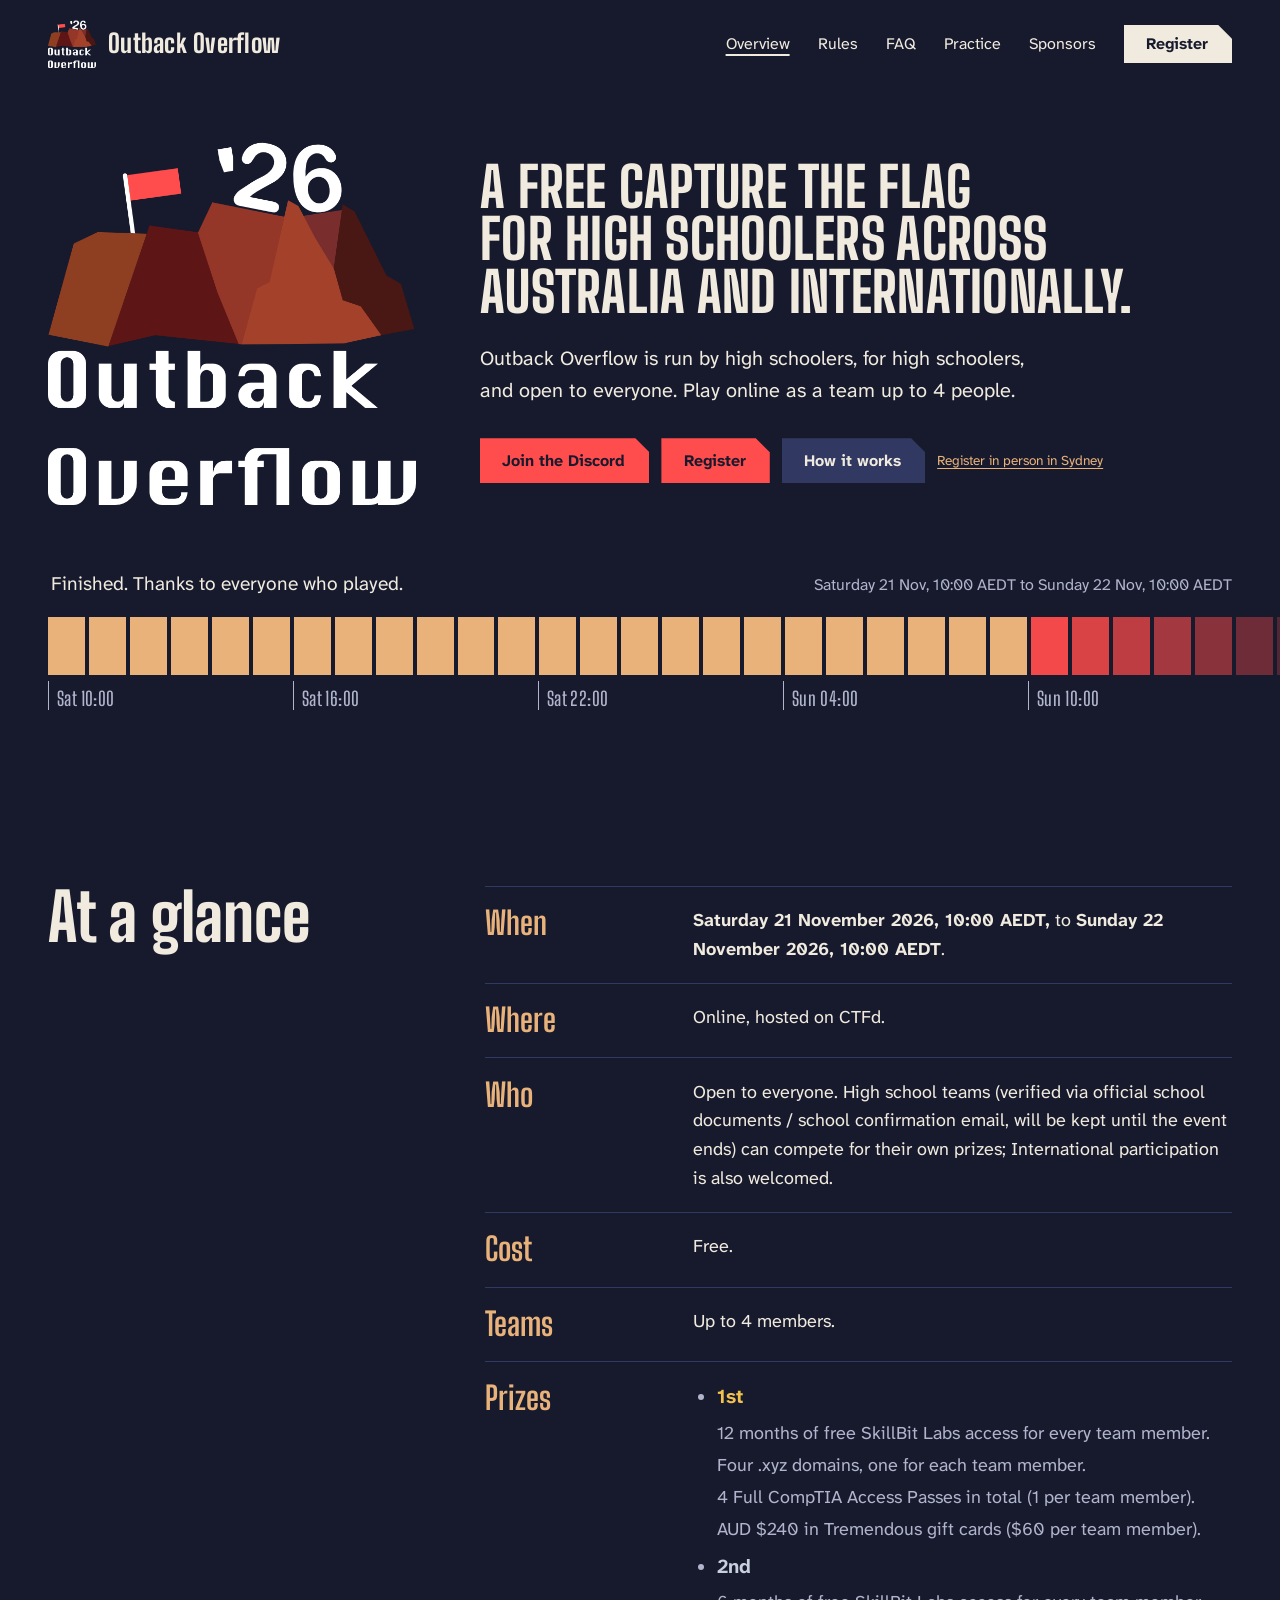
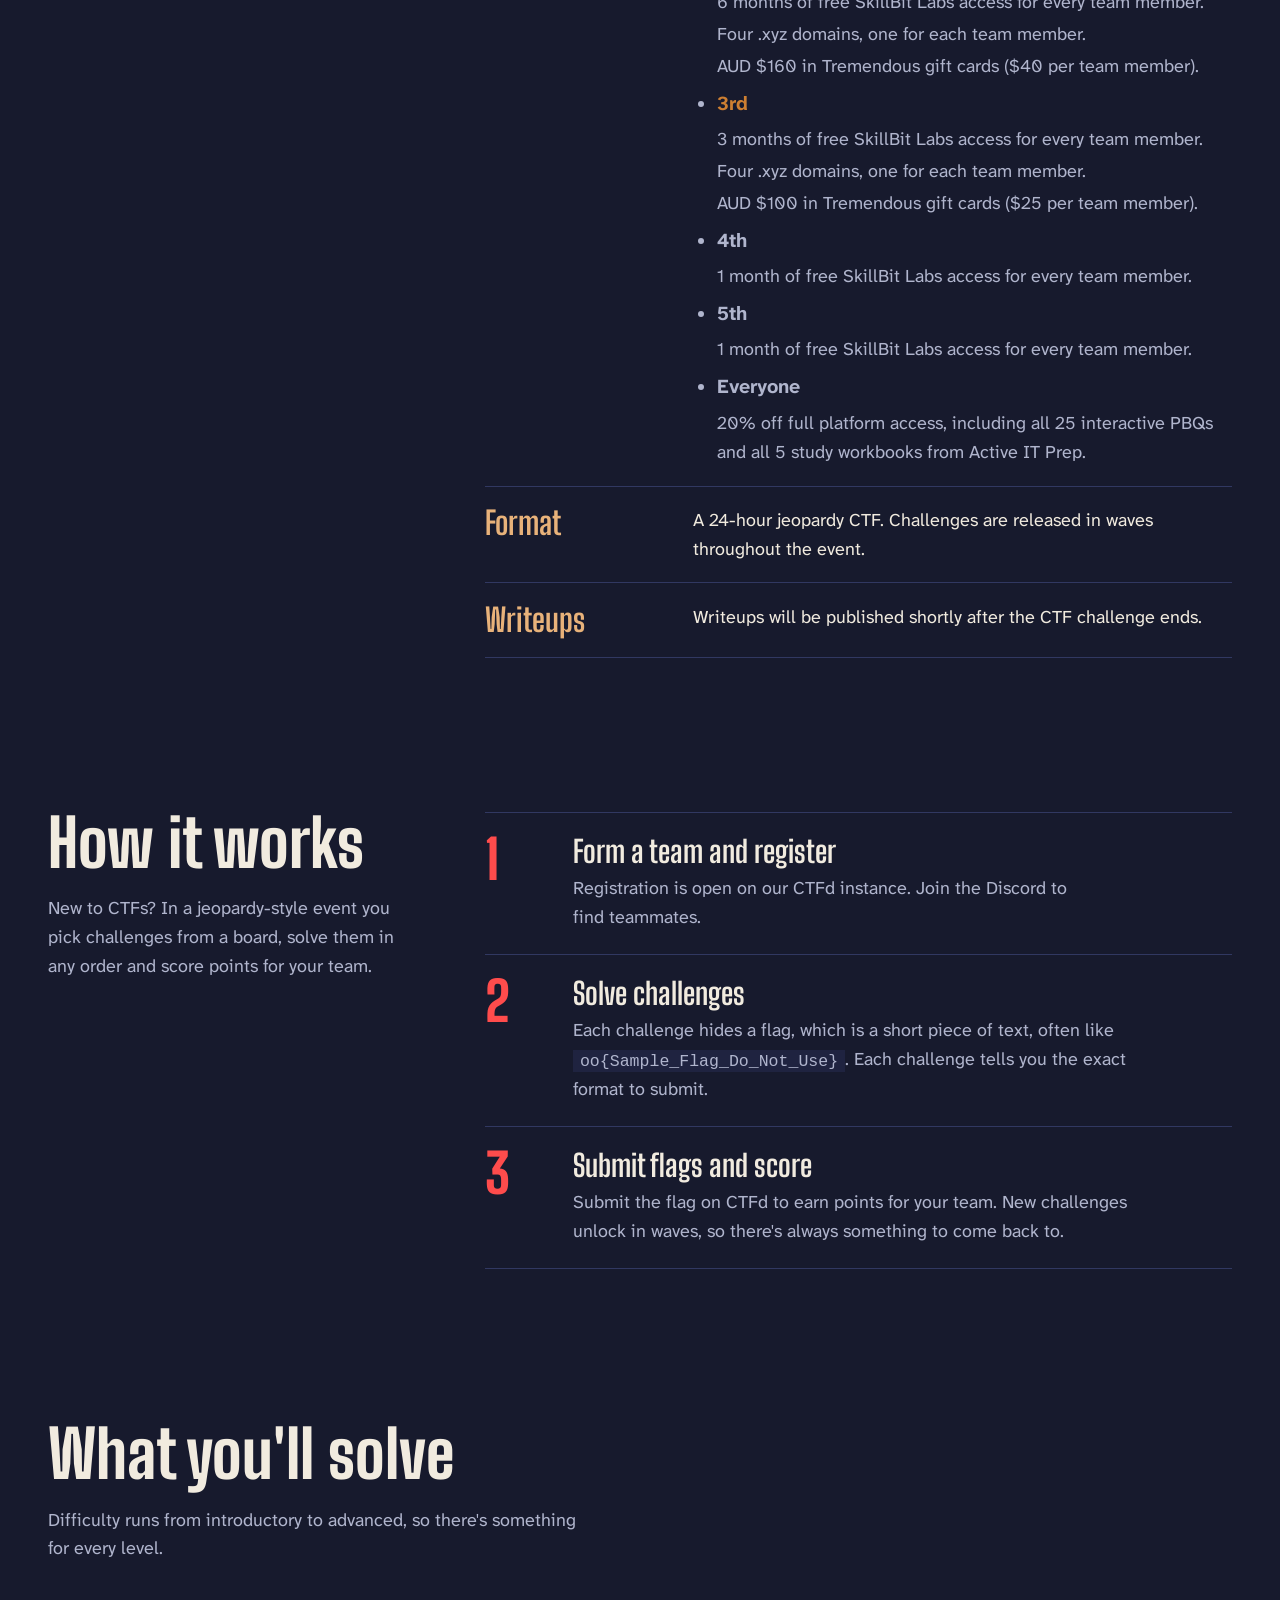
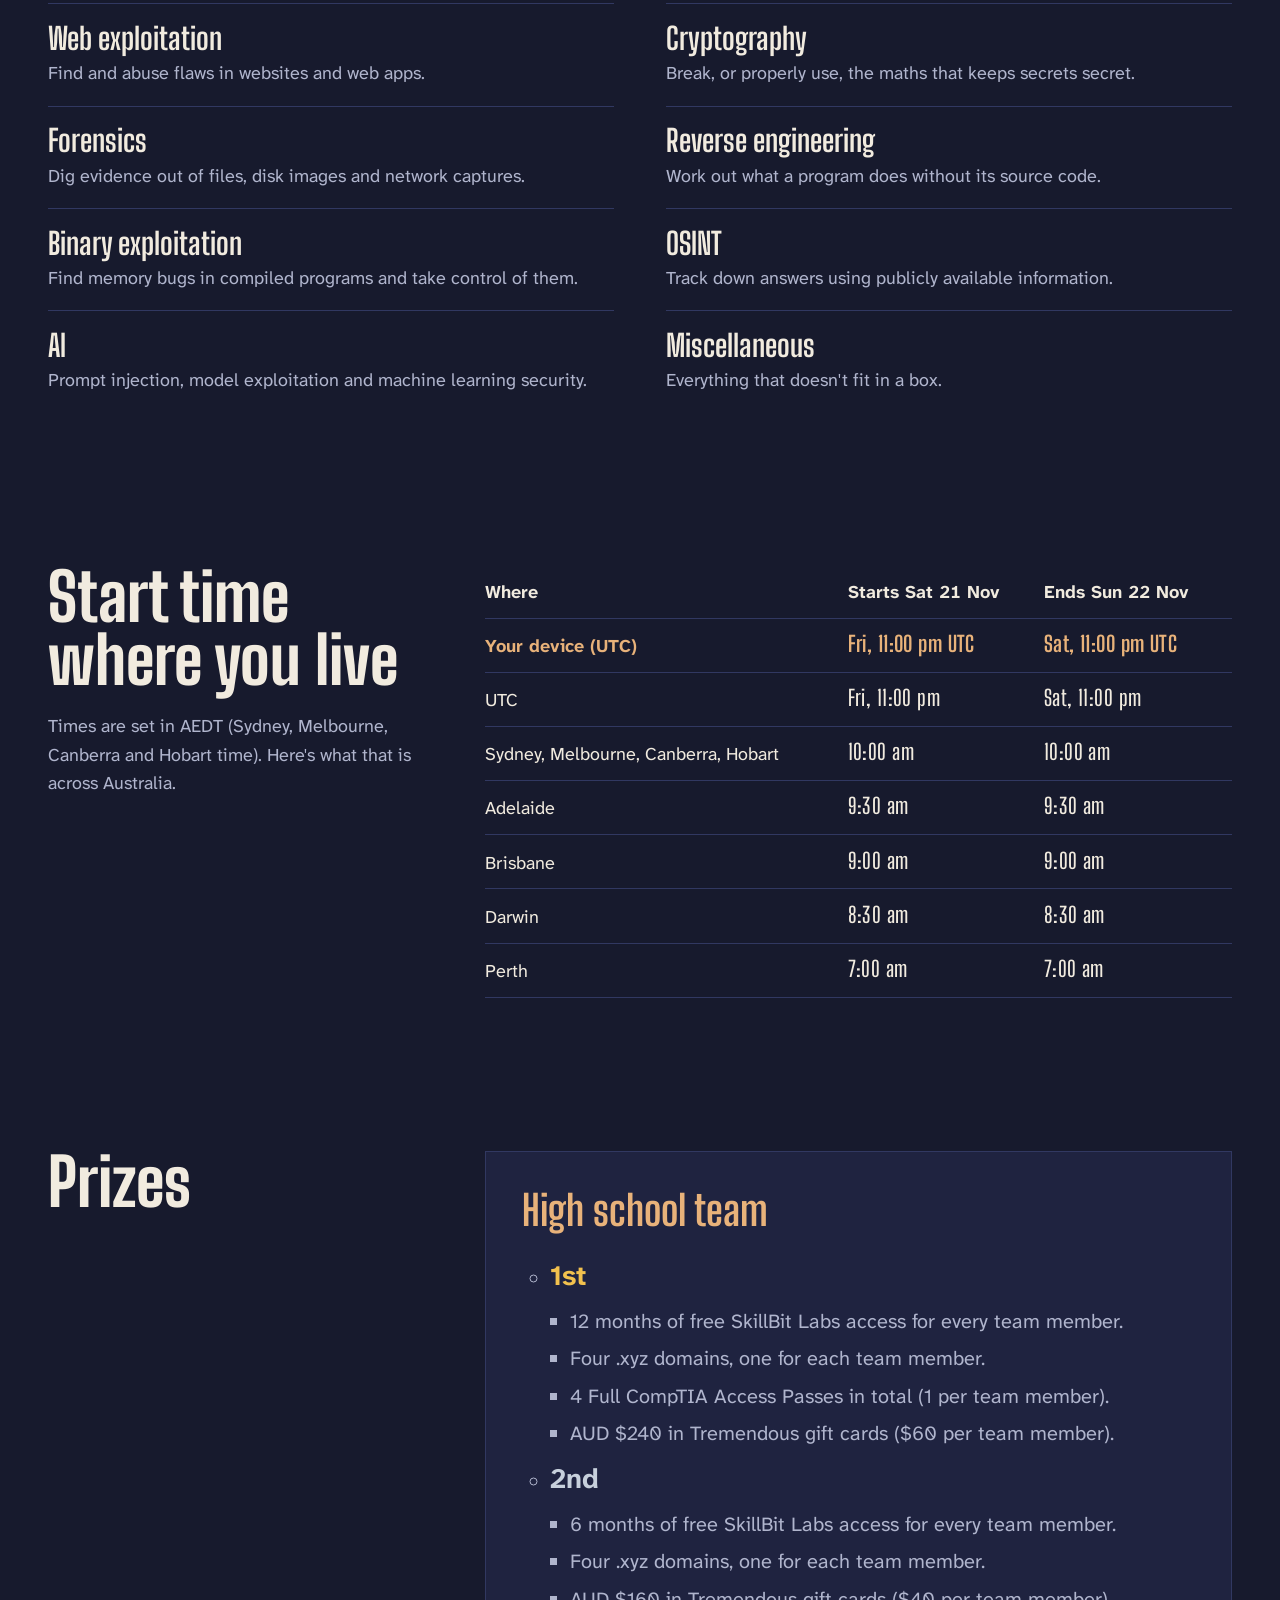
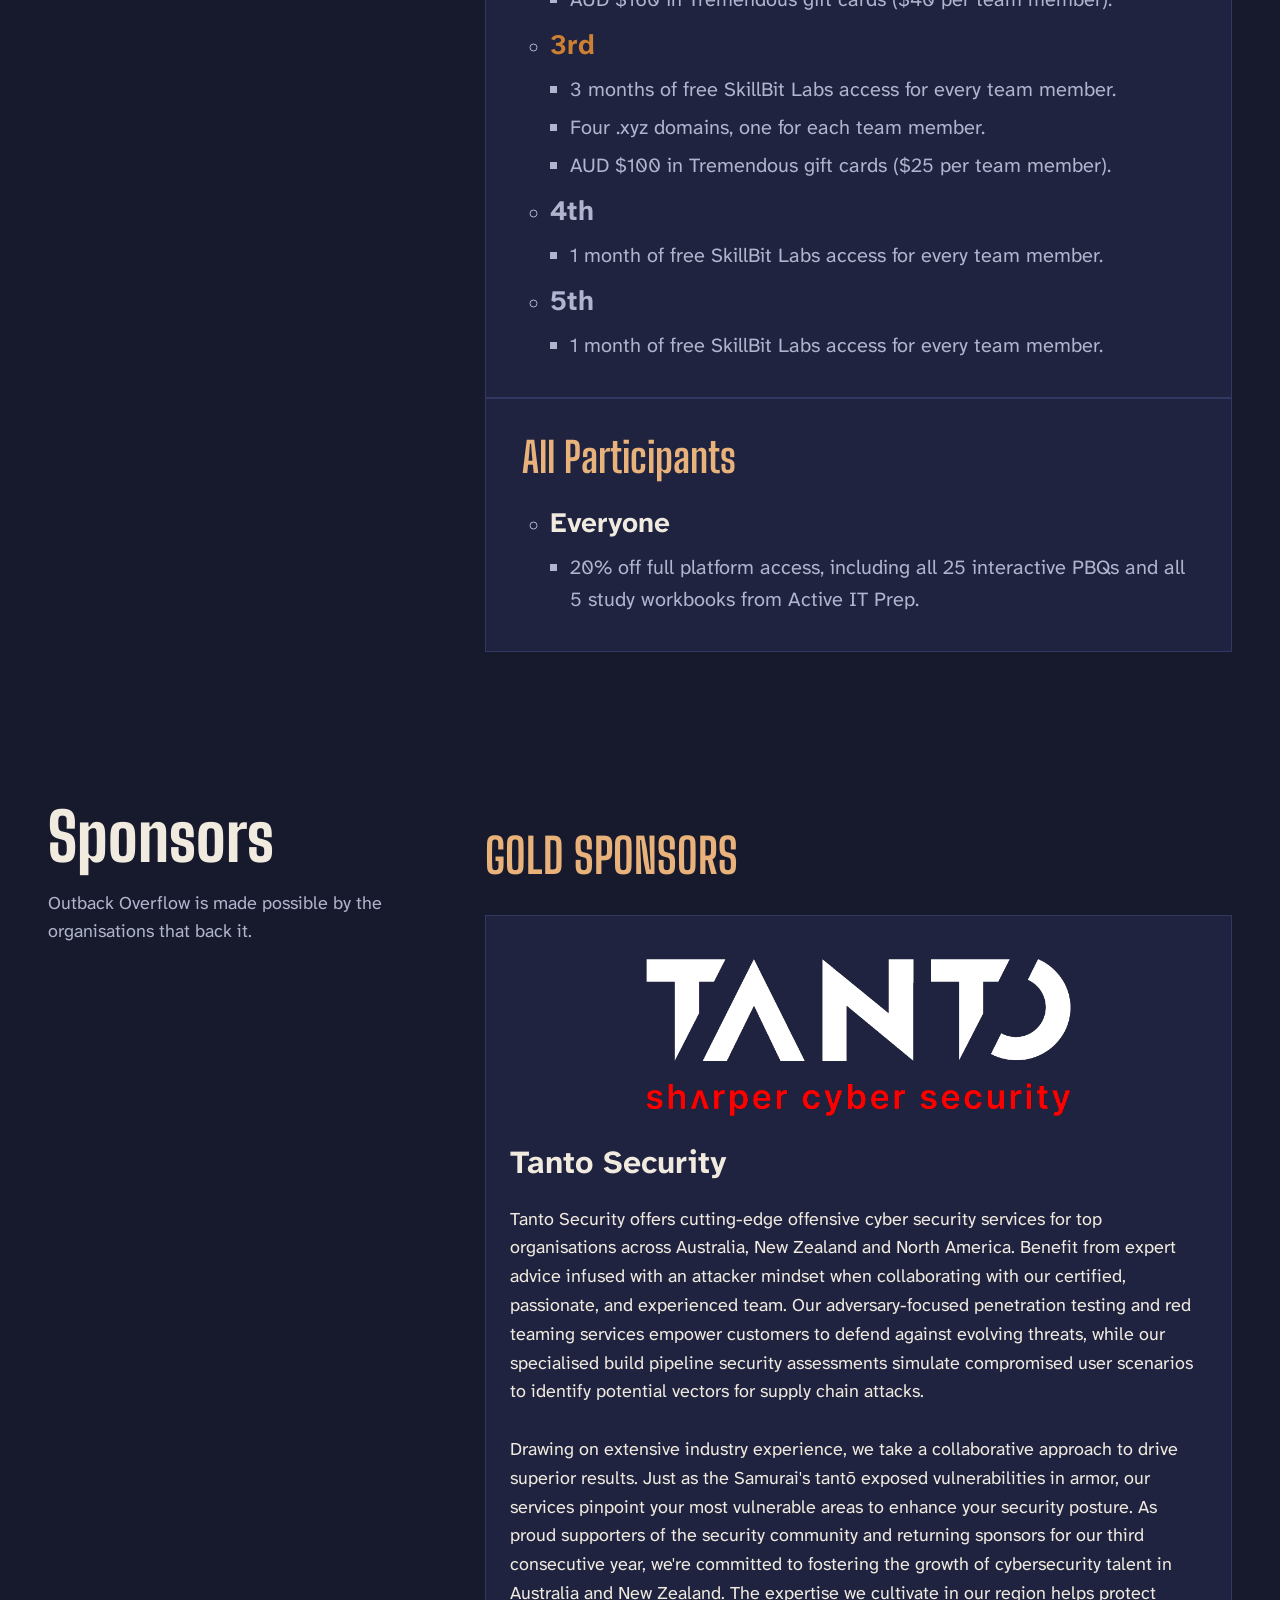
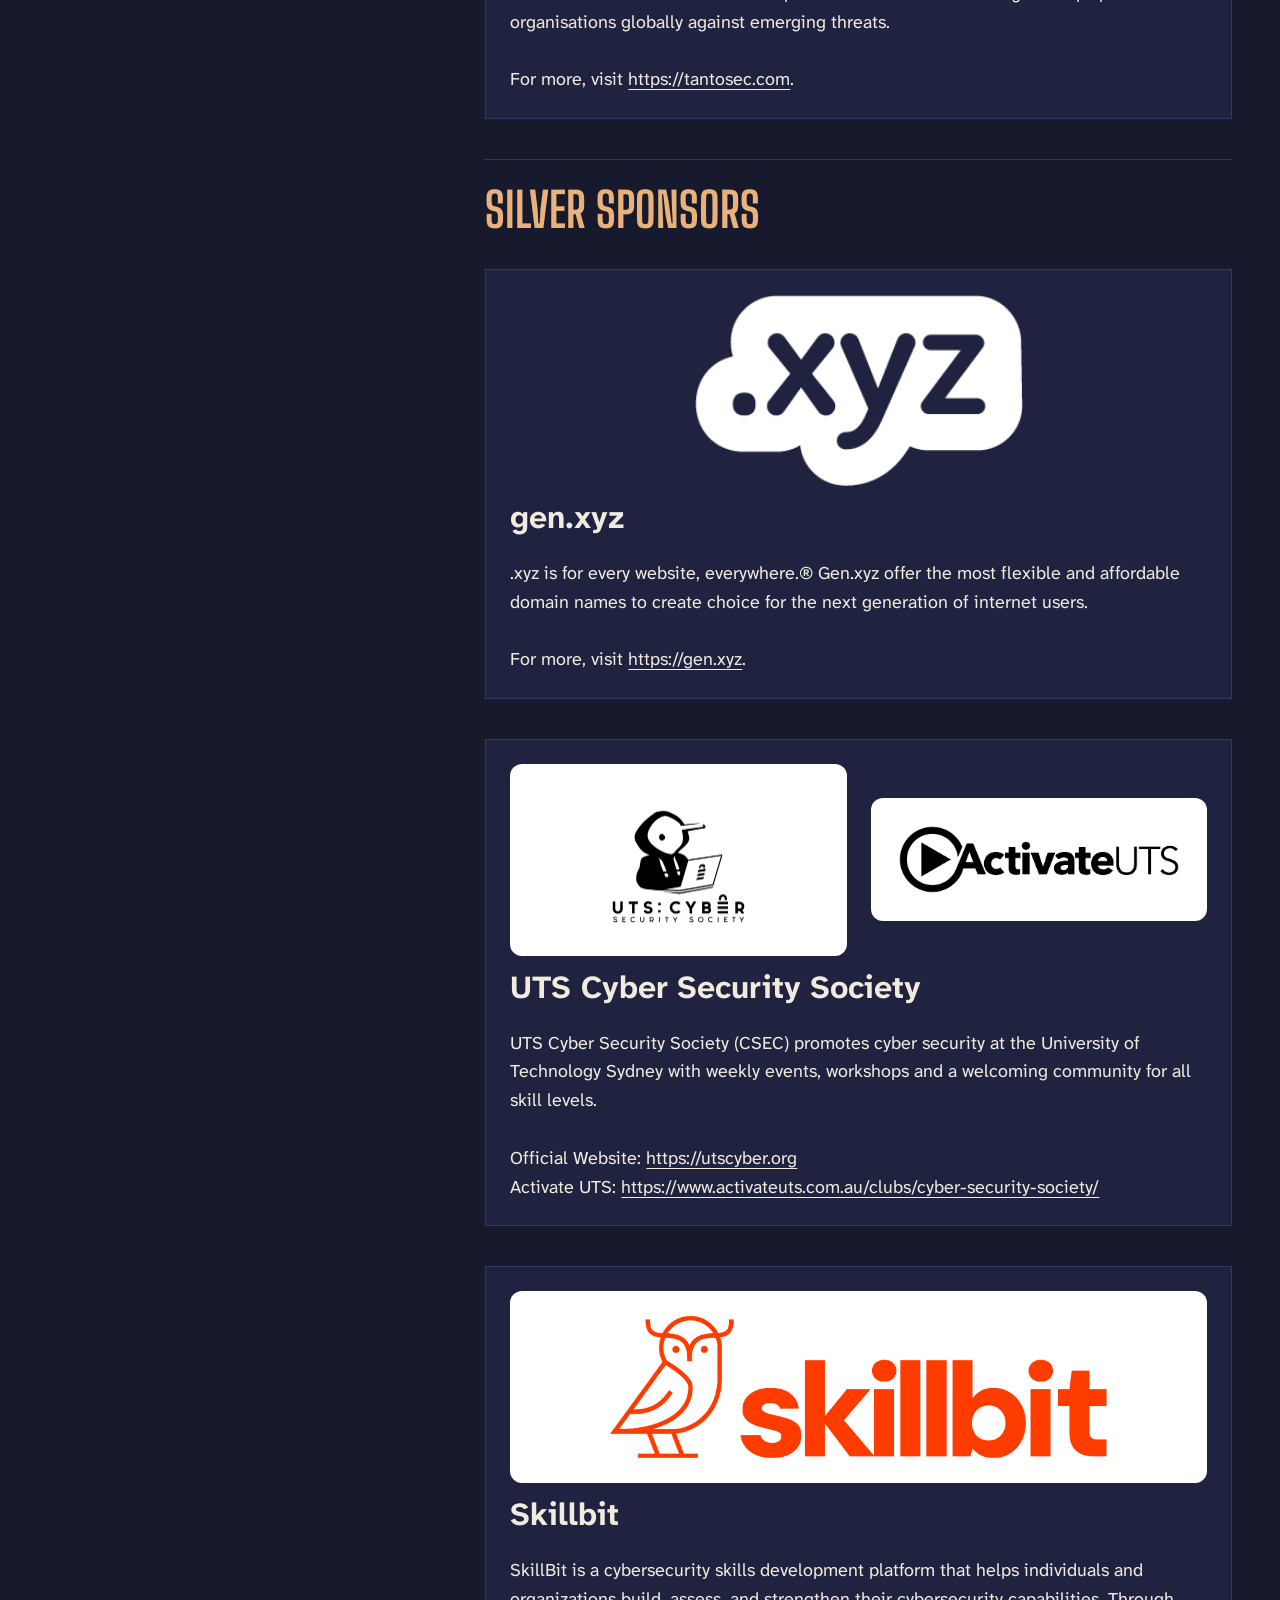
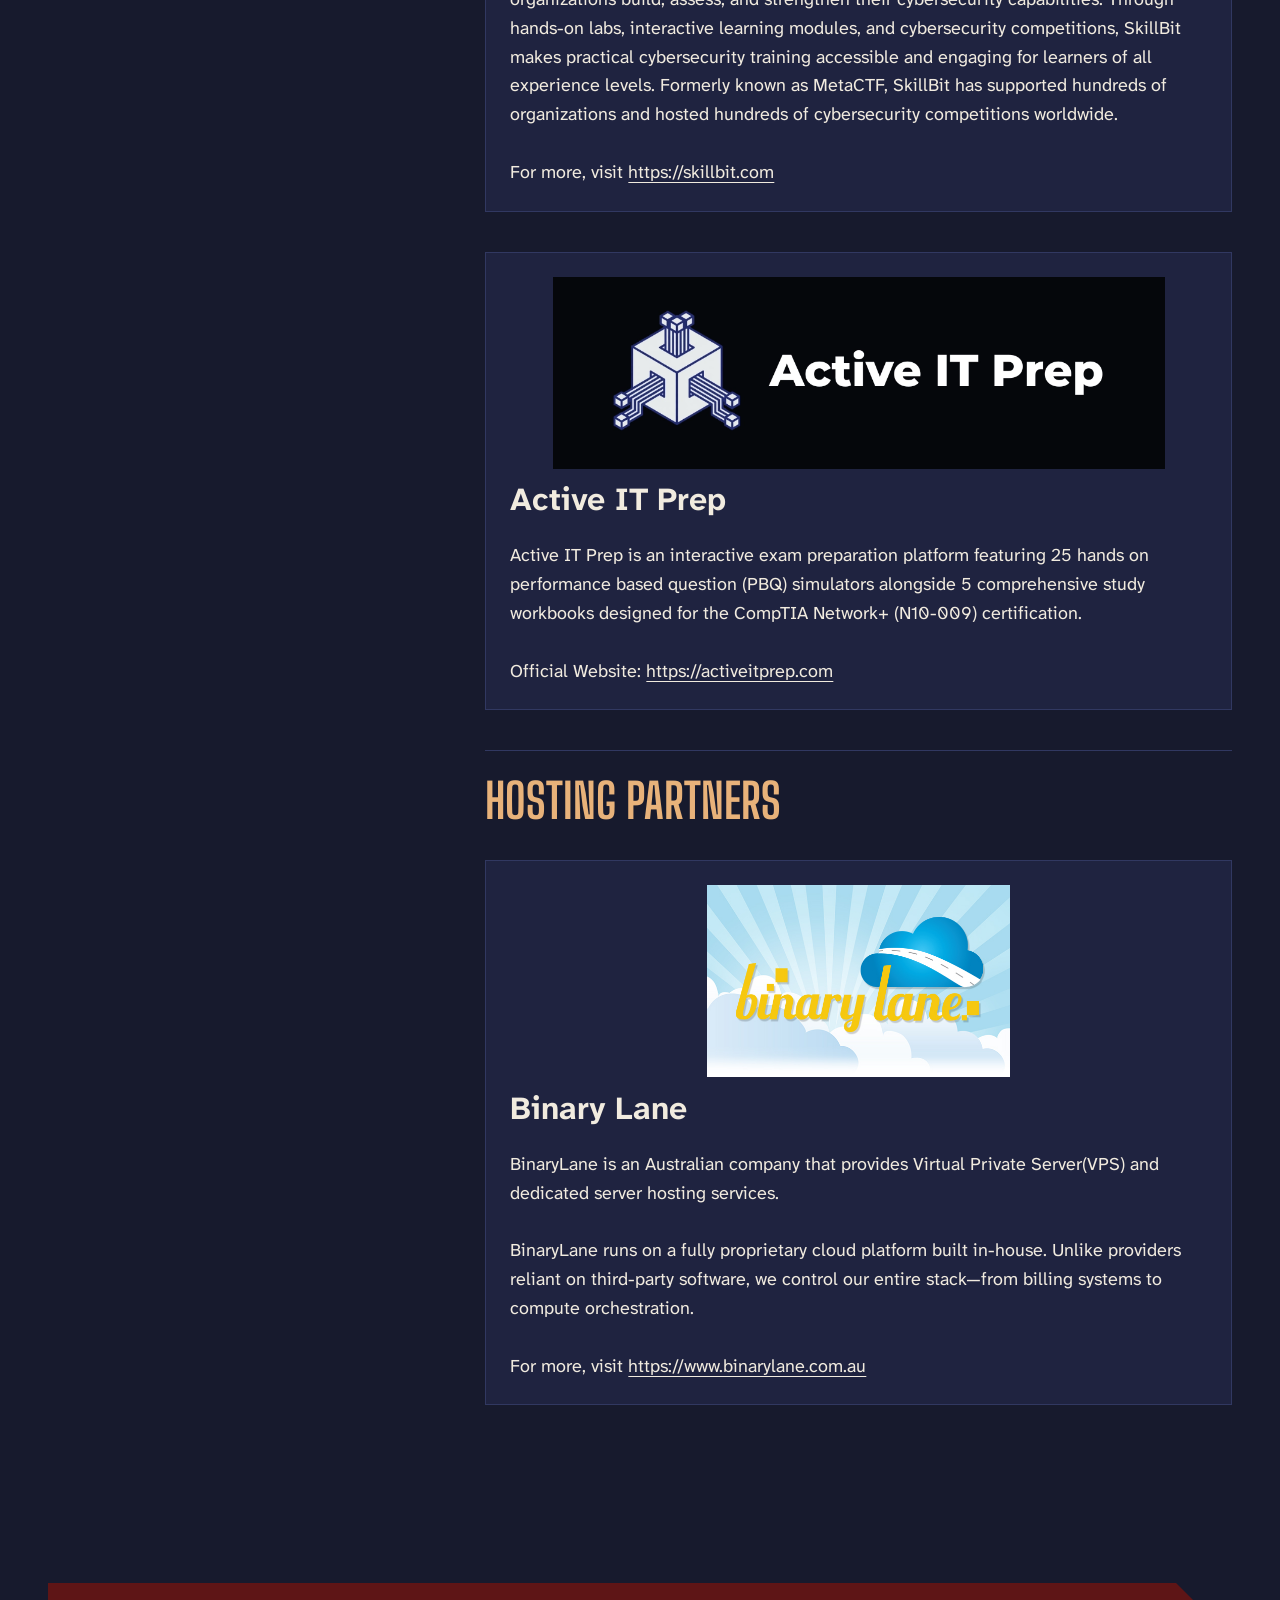
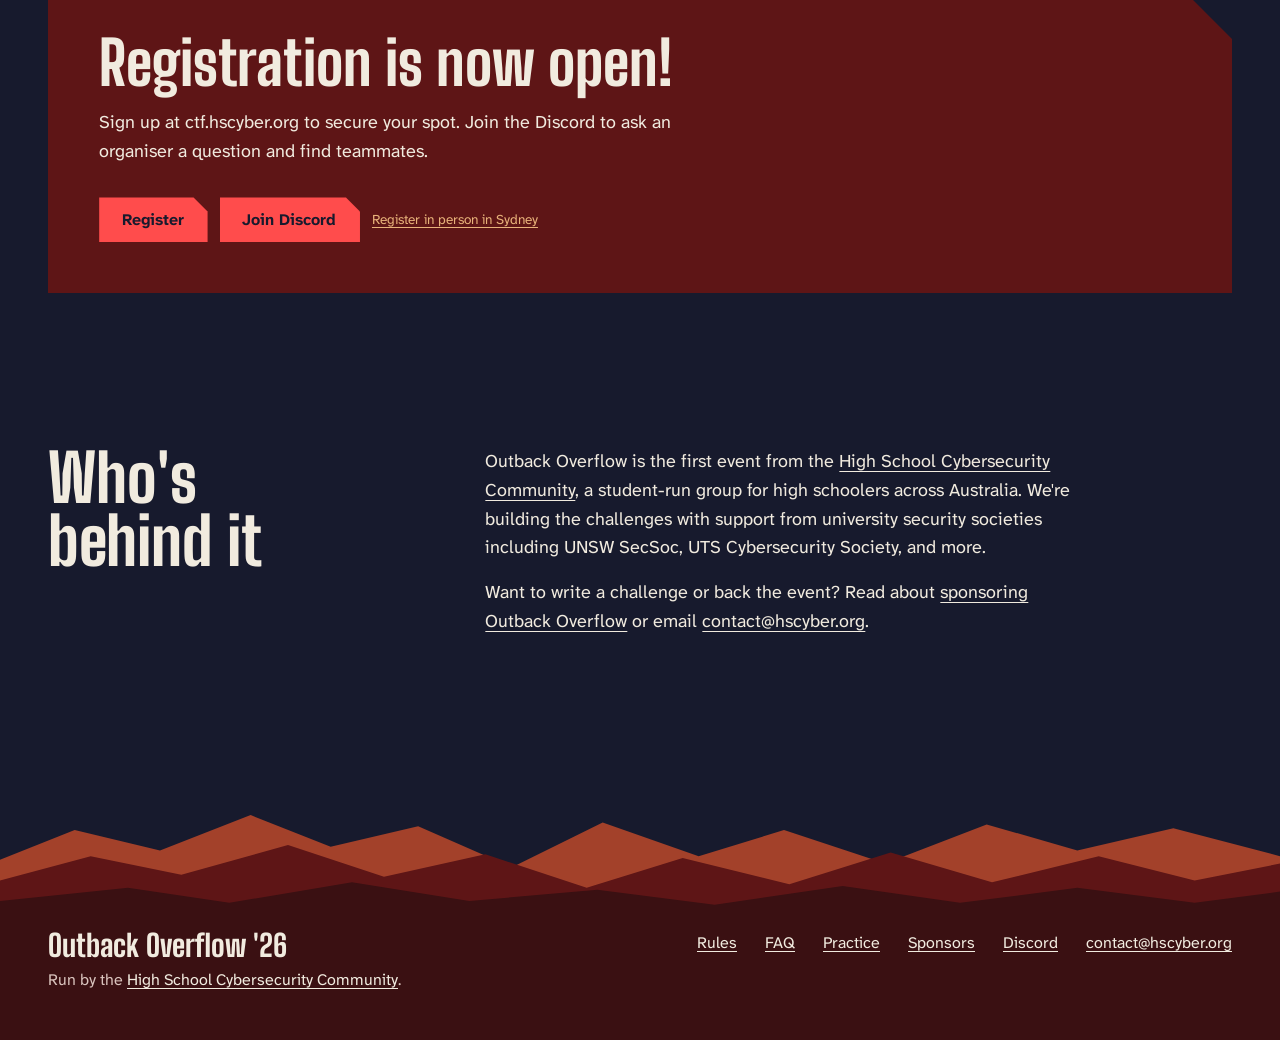
<file: index.html>
<!DOCTYPE html>
<html lang="en-AU">
<head>
  <meta charset="utf-8">
  <meta name="viewport" content="width=device-width, initial-scale=1">
  <meta name="uuid" content="4e355858-5756-3342-4f4a-57564b344435">
  <title>Outback Overflow '26: a free online CTF for Australian high schoolers</title>
  <meta name="description" content="A free, online, 24-hour capture the flag competition for high schoolers across Australia. 21–22 November 2026. Open to everyone, with prizes for high school teams.">
  <meta name="theme-color" content="#171a2d">
  <link rel="canonical" href="https://outbackoverflow26.hscyber.org/">
  
  <link rel="icon" href="/favicon.svg" type="image/svg+xml">
  <link rel="icon" href="/favicon.ico" sizes="32x32">
  <link rel="preload" href="/fonts/big-shoulders-display-latin-wght-normal.woff2" as="font" type="font/woff2" crossorigin>
  <link rel="preload" href="/fonts/atkinson-hyperlegible-next-latin-400-normal.woff2" as="font" type="font/woff2" crossorigin>
  <link rel="stylesheet" href="/styles.css">
  <meta property="og:site_name" content="Outback Overflow '26">
  <meta property="og:type" content="website">
  <meta property="og:title" content="Outback Overflow '26: a free online CTF for Australian high schoolers">
  <meta property="og:description" content="A free, online, 24-hour capture the flag competition for high schoolers across Australia. 21–22 November 2026. Open to everyone, with prizes for high school teams.">
  <meta property="og:url" content="https://outbackoverflow26.hscyber.org/">
  <meta property="og:image" content="https://outbackoverflow26.hscyber.org/media/og.png">
  <meta property="og:image:width" content="1200">
  <meta property="og:image:height" content="630">
  <meta property="og:image:alt" content="Outback Overflow '26 logo: a low-poly red rock with a red flag on top">
  <meta name="twitter:card" content="summary_large_image">
  <script type="application/ld+json">
  {"@context":"https://schema.org","@type":"Event","name":"Outback Overflow '26","description":"A free, online, 24-hour jeopardy-style capture the flag competition run by high schoolers, for high schoolers, and open to everyone.","startDate":"2026-11-21T10:00:00+11:00","endDate":"2026-11-22T10:00:00+11:00","eventStatus":"https://schema.org/EventScheduled","eventAttendanceMode":"https://schema.org/OnlineEventAttendanceMode","location":{"@type":"VirtualLocation","url":"https://outbackoverflow26.hscyber.org/"},"image":"https://outbackoverflow26.hscyber.org/media/og.png","isAccessibleForFree":true,"offers":{"@type":"Offer","price":"0","priceCurrency":"AUD","url":"https://outbackoverflow26.hscyber.org/"},"organizer":{"@type":"Organization","name":"High School Cybersecurity Community","url":"https://hscyber.org/"}}
  </script>
  <script src="./main.js"></script>
</head>
<body>
  <a class="skip" href="#main">Skip to content</a>
  <header class="site-header">
    <div class="wrap">
      <a class="brand" href="/"><img src="/media/logo.png" alt="" width="715" height="711"><span>Outback Overflow</span></a>
      <nav class="nav" aria-label="Main">
        <a href="/" aria-current="page">Overview</a>
        <a href="/rules.html">Rules</a>
        <a href="/faq.html">FAQ</a>
	<a href="https://practice.hscyber.org/2026/">Practice</a>
        <a href="/sponsors.html">Sponsors</a>
        <a class="btn" href="javascript:void(0)" onclick='ToEvent()'>Register</a>
      </nav>
    </div>
  </header>

  <main id="main">
    <section class="wrap hero">
      <h1><img src="/media/logo.png" alt="Outback Overflow '26" width="715" height="711"></h1>
      <div>
        <p class="display">A free capture the flag for high schoolers across Australia and internationally.</p>
        <p class="lede">Outback Overflow is run by high schoolers, for high schoolers, and open to everyone. Play online as a team up to 4 people.</p>
        <div class="actions">
          <a class="btn btn--flag" href="https://hscyber.org/discord">Join the Discord</a>
          <a class="btn btn--flag" href="javascript:void(0)" onclick='ToEvent()'>Register</a>
          <a class="btn btn--quiet" href="#how">How it works</a>
          <a class="register-in-person" href="javascript:void(0)" onclick='ToInPersonEvent()'>Register in person in Sydney</a>
        </div>
      </div>
    </section>

    <section class="clock" aria-label="Event timing">
      <div class="wrap">
        <div class="clock-head">
          <p class="status" data-status>Starts Saturday 21 November, 10:00 AEDT.</p>
          <p class="when">Saturday 21 Nov, 10:00 AEDT to Sunday 22 Nov, 10:00 AEDT</p>
        </div>
        <div class="buffer" data-buffer aria-hidden="true"><i class="c" style="--i:0"></i><i class="c" style="--i:1"></i><i class="c" style="--i:2"></i><i class="c" style="--i:3"></i><i class="c" style="--i:4"></i><i class="c" style="--i:5"></i><i class="c" style="--i:6"></i><i class="c" style="--i:7"></i><i class="c" style="--i:8"></i><i class="c" style="--i:9"></i><i class="c" style="--i:10"></i><i class="c" style="--i:11"></i><i class="c" style="--i:12"></i><i class="c" style="--i:13"></i><i class="c" style="--i:14"></i><i class="c" style="--i:15"></i><i class="c" style="--i:16"></i><i class="c" style="--i:17"></i><i class="c" style="--i:18"></i><i class="c" style="--i:19"></i><i class="c" style="--i:20"></i><i class="c" style="--i:21"></i><i class="c" style="--i:22"></i><i class="c" style="--i:23"></i><i class="o" style="--k:0"></i><i class="o" style="--k:1"></i><i class="o" style="--k:2"></i><i class="o" style="--k:3"></i><i class="o" style="--k:4"></i><i class="o" style="--k:5"></i><i class="o" style="--k:6"></i><i class="o" style="--k:7"></i></div>
        <div class="ticks" aria-hidden="true">
          <span style="--t:0">Sat 10:00</span>
          <span style="--t:6">Sat 16:00</span>
          <span style="--t:12">Sat 22:00</span>
          <span style="--t:18">Sun 04:00</span>
          <span style="--t:24">Sun 10:00</span>
        </div>
      </div>
    </section>

    <section class="wrap section" aria-labelledby="glance">
      <div class="split">
        <h2 id="glance">At a glance</h2>
        <dl class="spec">
          <div><dt>When</dt><dd><strong>Saturday 21 November 2026, 10:00 AEDT,</strong> to <strong>Sunday 22 November 2026, 10:00 AEDT</strong>.</dd></div>
          <div><dt>Where</dt><dd>Online, hosted on CTFd.</dd></div>
          <div><dt>Who</dt><dd>Open to everyone. High school teams (verified via official school documents / school confirmation email, will be kept until the event ends) can compete for their own prizes; International participation is also welcomed.</dd></div>
          <div><dt>Cost</dt><dd>Free.</dd></div>
          <div><dt>Teams</dt><dd>Up to 4 members.</dd></div>
          <div><dt>Prizes</dt><dd data-prizes-summary>Loading prizes...</dd></div>
          <div><dt>Format</dt><dd>A 24-hour jeopardy CTF. Challenges are released in waves throughout the event.</dd></div>
          <div><dt>Writeups</dt><dd>Writeups will be published shortly after the CTF challenge ends.</dd></div>
        </dl>
      </div>
    </section>

    <section class="wrap section" id="how" aria-labelledby="how-h">
      <div class="split">
        <div>
          <h2 id="how-h">How it works</h2>
          <p class="intro">New to CTFs? In a jeopardy-style event you pick challenges from a board, solve them in any order and score points for your team.</p>
        </div>
        <ol class="steps">
          <li><h3>Form a team and register</h3><p>Registration is open on our CTFd instance. Join the Discord to find teammates.</p></li>
          <li><h3>Solve challenges</h3><p>Each challenge hides a flag, which is a short piece of text, often like <code>oo{Sample_Flag_Do_Not_Use}</code>. Each challenge tells you the exact format to submit.</p></li>
          <li><h3>Submit flags and score</h3><p>Submit the flag on CTFd to earn points for your team. New challenges unlock in waves, so there's always something to come back to.</p></li>
        </ol>
      </div>
    </section>

    <section class="wrap section" aria-labelledby="cats-h">
      <h2 id="cats-h">What you'll solve</h2>
      <p class="intro">Difficulty runs from introductory to advanced, so there's something for every level.</p>
      <ul class="cats" style="margin-top:2.5rem">
        <li><h3>Web exploitation</h3><p>Find and abuse flaws in websites and web apps.</p></li>
        <li><h3>Cryptography</h3><p>Break, or properly use, the maths that keeps secrets secret.</p></li>
        <li><h3>Forensics</h3><p>Dig evidence out of files, disk images and network captures.</p></li>
        <li><h3>Reverse engineering</h3><p>Work out what a program does without its source code.</p></li>
        <li><h3>Binary exploitation</h3><p>Find memory bugs in compiled programs and take control of them.</p></li>
        <li><h3>OSINT</h3><p>Track down answers using publicly available information.</p></li>
        <li><h3>AI</h3><p>Prompt injection, model exploitation and machine learning security.</p></li>
        <li><h3>Miscellaneous</h3><p>Everything that doesn't fit in a box.</p></li>
      </ul>
    </section>

    <section class="wrap section" aria-labelledby="when-h">
      <div class="split">
        <div>
          <h2 id="when-h">Start time where you live</h2>
          <p class="intro">Times are set in AEDT (Sydney, Melbourne, Canberra and Hobart time). Here's what that is across Australia.</p>
        </div>
        <table class="tz">
          <thead><tr><th scope="col">Where</th><th scope="col">Starts Sat 21 Nov</th><th scope="col">Ends Sun 22 Nov</th></tr></thead>
          <tbody>
            <tr class="local" data-local hidden><th scope="row" data-local-name>Your device</th><td data-local-start></td><td data-local-end></td></tr>
            <tr><th scope="row">UTC</th><td>Fri, 11:00 pm</td><td>Sat, 11:00 pm</td></tr>
            <tr><th scope="row">Sydney, Melbourne, Canberra, Hobart</th><td>10:00 am</td><td>10:00 am</td></tr>
            <tr><th scope="row">Adelaide</th><td>9:30 am</td><td>9:30 am</td></tr>
            <tr><th scope="row">Brisbane</th><td>9:00 am</td><td>9:00 am</td></tr>
            <tr><th scope="row">Darwin</th><td>8:30 am</td><td>8:30 am</td></tr>
            <tr><th scope="row">Perth</th><td>7:00 am</td><td>7:00 am</td></tr>
          </tbody>
        </table>
      </div>
    </section>

    <section class="wrap section" aria-labelledby="prizes-h">
      <div class="split">
        <h2 id="prizes-h">Prizes</h2>
        <div data-prizes aria-live="polite"><p class="empty">Loading prizes...</p></div>
      </div>
    </section>

    <section class="wrap section" aria-labelledby="sponsors-h">
      <div class="split">
        <div>
          <h2 id="sponsors-h">Sponsors</h2>
          <p class="intro">Outback Overflow is made possible by the organisations that back it.</p>
        </div>
        <div data-sponsors aria-live="polite"><p class="empty">Loading sponsors...</p></div>
      </div>
    </section>

    <section class="wrap section" aria-labelledby="reg-h">
      <div class="panel">
        <h2 id="reg-h">Registration is now open!</h2>
        <p>Sign up at ctf.hscyber.org to secure your spot. Join the Discord to ask an organiser a question and find teammates.</p>
        <div class="actions"><a class="btn btn--flag" href="javascript:void(0)" onclick='ToEvent()'>Register</a><a class="btn btn--flag" href="https://hscyber.org/discord">Join Discord</a><a class="register-in-person" href="javascript:void(0)" onclick='ToInPersonEvent()'>Register in person in Sydney</a></div>
      </div>
    </section>

    <section class="wrap section" aria-labelledby="who-h">
      <div class="split">
        <h2 id="who-h">Who's behind it</h2>
        <div>
          <p style="max-width:38rem">Outback Overflow is the first event from the <a href="https://hscyber.org/">High School Cybersecurity Community</a>, a student-run group for high schoolers across Australia. We're building the challenges with support from university security societies including UNSW SecSoc, UTS Cybersecurity Society, and more.</p>
          <p style="margin-top:1rem;max-width:38rem">Want to write a challenge or back the event? Read about <a href="/sponsors.html">sponsoring Outback Overflow</a> or email <a href="mailto:contact@hscyber.org">contact@hscyber.org</a>.</p>
        </div>
      </div>
    </section>
  </main>

  <div class="ground">
    <svg class="ridge" viewBox="0 0 1200 120" preserveAspectRatio="none" aria-hidden="true" focusable="false">
      <polygon fill="#a3412a" points="0,120 0,62 70,30 150,52 235,14 310,48 392,26 480,70 565,22 655,58 735,30 830,66 925,24 1010,52 1100,28 1200,58 1200,120"/>
      <polygon fill="#5e1516" points="0,120 0,84 85,58 170,78 270,46 360,80 455,56 550,92 640,60 740,88 835,54 930,86 1030,58 1120,84 1200,66 1200,120"/>
      <polygon fill="#3a1012" points="0,120 0,106 120,92 215,108 330,86 440,106 560,94 670,110 790,90 900,108 1010,92 1120,108 1200,96 1200,120"/>
    </svg>
    <footer class="site-footer">
      <div class="wrap">
        <div>
          <strong>Outback Overflow '26</strong>
          <p>Run by the <a href="https://hscyber.org/">High School Cybersecurity Community</a>.</p>
        </div>
        <ul>
          <li><a href="/rules.html">Rules</a></li>
          <li><a href="/faq.html">FAQ</a></li>
          <li><a href="https://practice.hscyber.org/2026/">Practice</a></li>
          <li><a href="/sponsors.html">Sponsors</a></li>
          <li><a href="https://hscyber.org/discord">Discord</a></li>
          <li><a href="mailto:contact@hscyber.org">contact@hscyber.org</a></li>
        </ul>
      </div>
    </footer>
  </div>
  <script src="/event.js" defer></script>
</body>
</html>
</file>
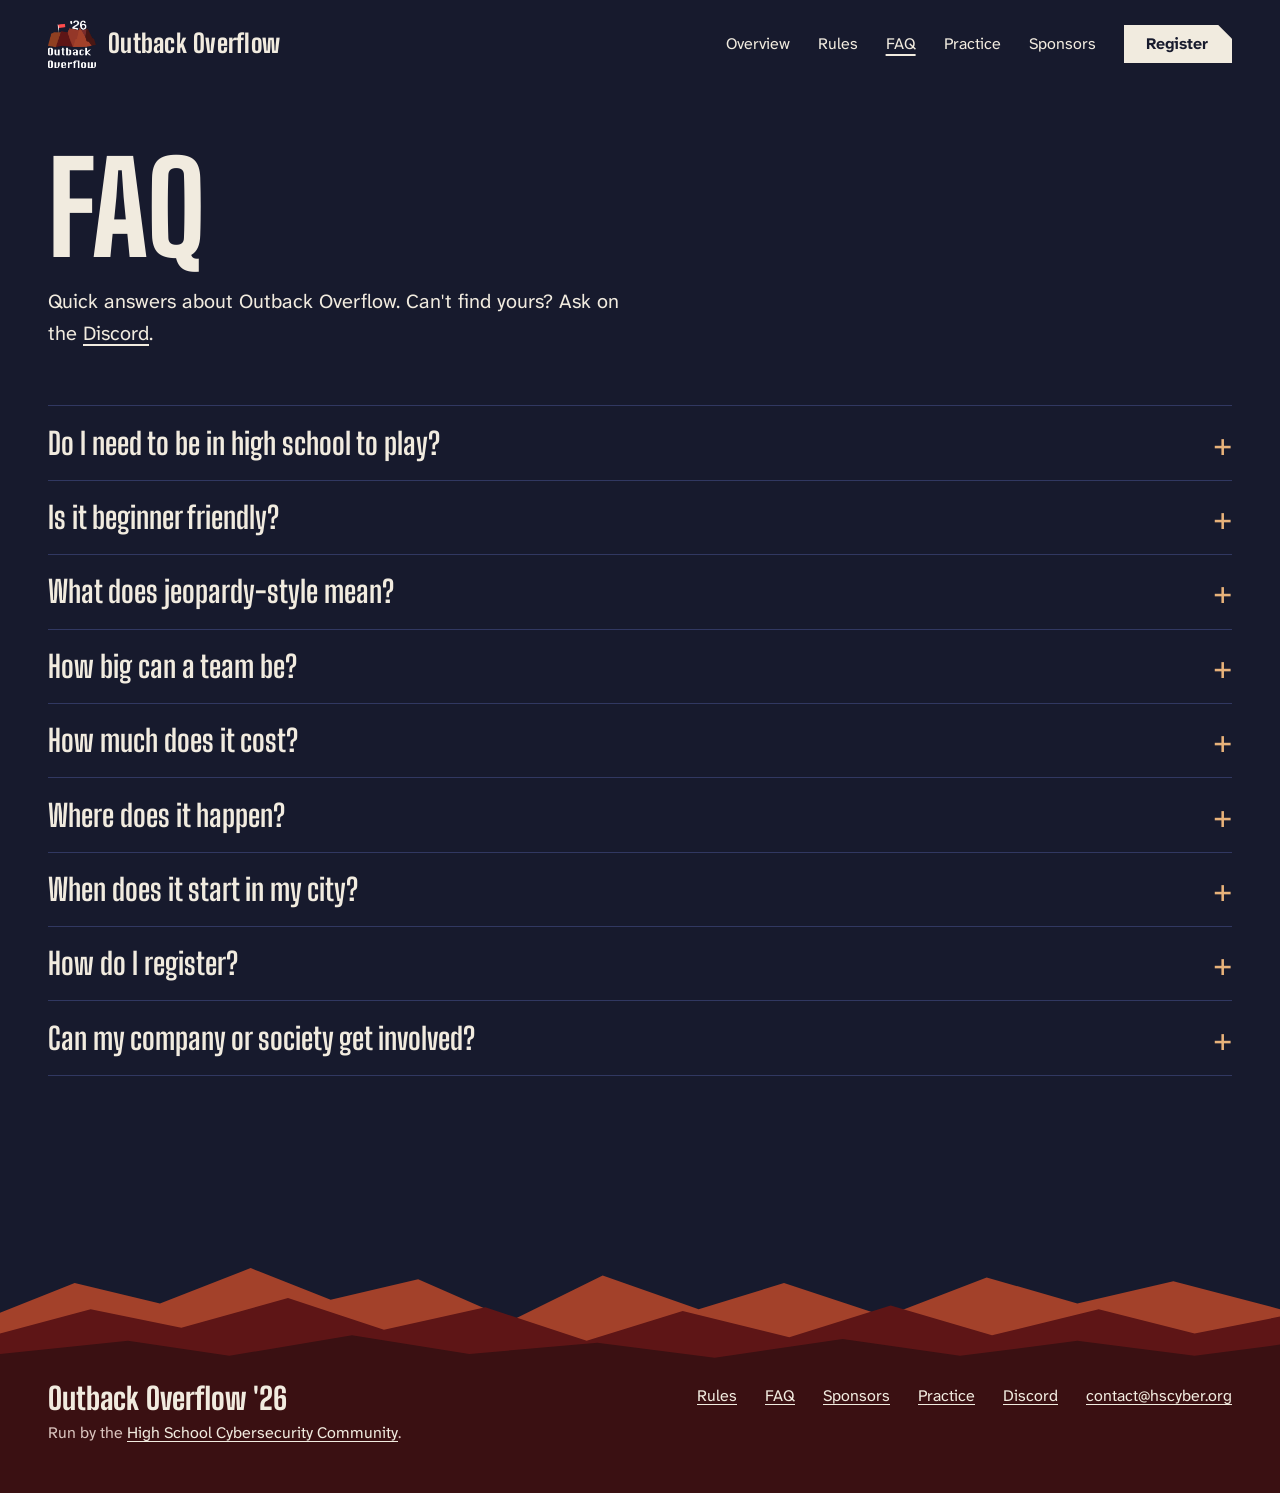
<file: faq.html>
<!DOCTYPE html>
<html lang="en-AU">
<head>
  <meta charset="utf-8">
  <meta name="viewport" content="width=device-width, initial-scale=1">
  <title>FAQ | Outback Overflow '26</title>
  <meta name="description" content="Answers about Outback Overflow '26: who can play, team size, cost, start times, registration and prizes.">
  <meta name="theme-color" content="#171a2d">
  <link rel="canonical" href="https://outbackoverflow26.hscyber.org/faq.html">
  
  <link rel="icon" href="/favicon.svg" type="image/svg+xml">
  <link rel="icon" href="/favicon.ico" sizes="32x32">
  <link rel="preload" href="/fonts/big-shoulders-display-latin-wght-normal.woff2" as="font" type="font/woff2" crossorigin>
  <link rel="preload" href="/fonts/atkinson-hyperlegible-next-latin-400-normal.woff2" as="font" type="font/woff2" crossorigin>
  <link rel="stylesheet" href="/styles.css">
  <meta property="og:site_name" content="Outback Overflow '26">
  <meta property="og:type" content="website">
  <meta property="og:title" content="FAQ | Outback Overflow '26">
  <meta property="og:description" content="Answers about Outback Overflow '26: who can play, team size, cost, start times, registration and prizes.">
  <meta property="og:url" content="https://outbackoverflow26.hscyber.org/faq.html">
  <meta property="og:image" content="https://outbackoverflow26.hscyber.org/media/og.png">
  <meta property="og:image:width" content="1200">
  <meta property="og:image:height" content="630">
  <meta property="og:image:alt" content="Outback Overflow '26 logo: a low-poly red rock with a red flag on top">
  <meta name="twitter:card" content="summary_large_image">
  <script src="./main.js"></script>
</head>
<body>
  <a class="skip" href="#main">Skip to content</a>
  <header class="site-header">
    <div class="wrap">
      <a class="brand" href="/"><img src="/media/logo.png" alt="" width="715" height="711"><span>Outback Overflow</span></a>
      <nav class="nav" aria-label="Main">
        <a href="/">Overview</a>
        <a href="/rules.html">Rules</a>
        <a href="/faq.html" aria-current="page">FAQ</a>
        <a href="https://practice.hscyber.org/2026/">Practice</a>
        <a href="/sponsors.html">Sponsors</a>
        <a class="btn" href="javascript:void(0)" onclick='ToEvent()'>Register</a>
      </nav>
    </div>
  </header>

  <main id="main" class="wrap page">
    <h1>FAQ</h1>
    <p class="lede">Quick answers about Outback Overflow. Can't find yours? Ask on the <a href="https://hscyber.org/discord">Discord</a>.</p>
    <div class="faq body">
      <details><summary>Do I need to be in high school to play?</summary><div class="answer"><p>No. Outback Overflow is open to everyone. High school teams also compete for their own prizes.</p></div></details>
      <details><summary>Is it beginner friendly?</summary><div class="answer"><p>Yes. Challenges range from introductory to advanced, so there's something for every level.</p></div></details>
      <details><summary>What does jeopardy-style mean?</summary><div class="answer"><p>Challenges sit on a board, grouped by category and difficulty. Your team chooses which to attempt, in any order, and scores points for each flag it submits.</p></div></details>
      <details><summary>How big can a team be?</summary><div class="answer"><p>Teams of up to 4 members are allowed.</p></div></details>
      <details><summary>How much does it cost?</summary><div class="answer"><p>Nothing. Outback Overflow is free.</p></div></details>
      <details><summary>Where does it happen?</summary><div class="answer"><p>Online, hosted on CTFd. You can play from anywhere.</p></div></details>
      <details><summary>When does it start in my city?</summary><div class="answer"><p>The event runs from 10:00 AEDT on Saturday 21 November 2026 to 10:00 AEDT on Sunday 22 November 2026. Check the <a href="/#when-h">time zone table</a> to see what that is where you live.</p></div></details>
      <details><summary>How do I register?</summary><div class="answer"><p>Registration is open on our CTFd instance at <a href="https://ctf.hscyber.org/register">ctf.hscyber.org</a>. Join the <a href="https://hscyber.org/discord">Discord</a> to find teammates, or register your spot in the in-person event <a  href="javascript:void(0)" onclick='ToEvent()'>here</a>.</div></details>
      <details><summary>Can my company or society get involved?</summary><div class="answer"><p>Yes. See <a href="/sponsors.html">how to sponsor Outback Overflow</a> or email <a href="mailto:contact@hscyber.org">contact@hscyber.org</a>.</p></div></details>
    </div>
  </main>

  <div class="ground">
    <svg class="ridge" viewBox="0 0 1200 120" preserveAspectRatio="none" aria-hidden="true" focusable="false">
      <polygon fill="#a3412a" points="0,120 0,62 70,30 150,52 235,14 310,48 392,26 480,70 565,22 655,58 735,30 830,66 925,24 1010,52 1100,28 1200,58 1200,120"/>
      <polygon fill="#5e1516" points="0,120 0,84 85,58 170,78 270,46 360,80 455,56 550,92 640,60 740,88 835,54 930,86 1030,58 1120,84 1200,66 1200,120"/>
      <polygon fill="#3a1012" points="0,120 0,106 120,92 215,108 330,86 440,106 560,94 670,110 790,90 900,108 1010,92 1120,108 1200,96 1200,120"/>
    </svg>
    <footer class="site-footer">
      <div class="wrap">
        <div>
          <strong>Outback Overflow '26</strong>
          <p>Run by the <a href="https://hscyber.org/">High School Cybersecurity Community</a>.</p>
        </div>
        <ul>
          <li><a href="/rules.html">Rules</a></li>
          <li><a href="/faq.html">FAQ</a></li>
          <li><a href="/sponsors.html">Sponsors</a></li>
          <li><a href="https://practice.hscyber.org/2026/">Practice</a></li>
          <li><a href="https://hscyber.org/discord">Discord</a></li>
          <li><a href="mailto:contact@hscyber.org">contact@hscyber.org</a></li>
        </ul>
      </div>
    </footer>
  </div>
</body>
</html>
</file>
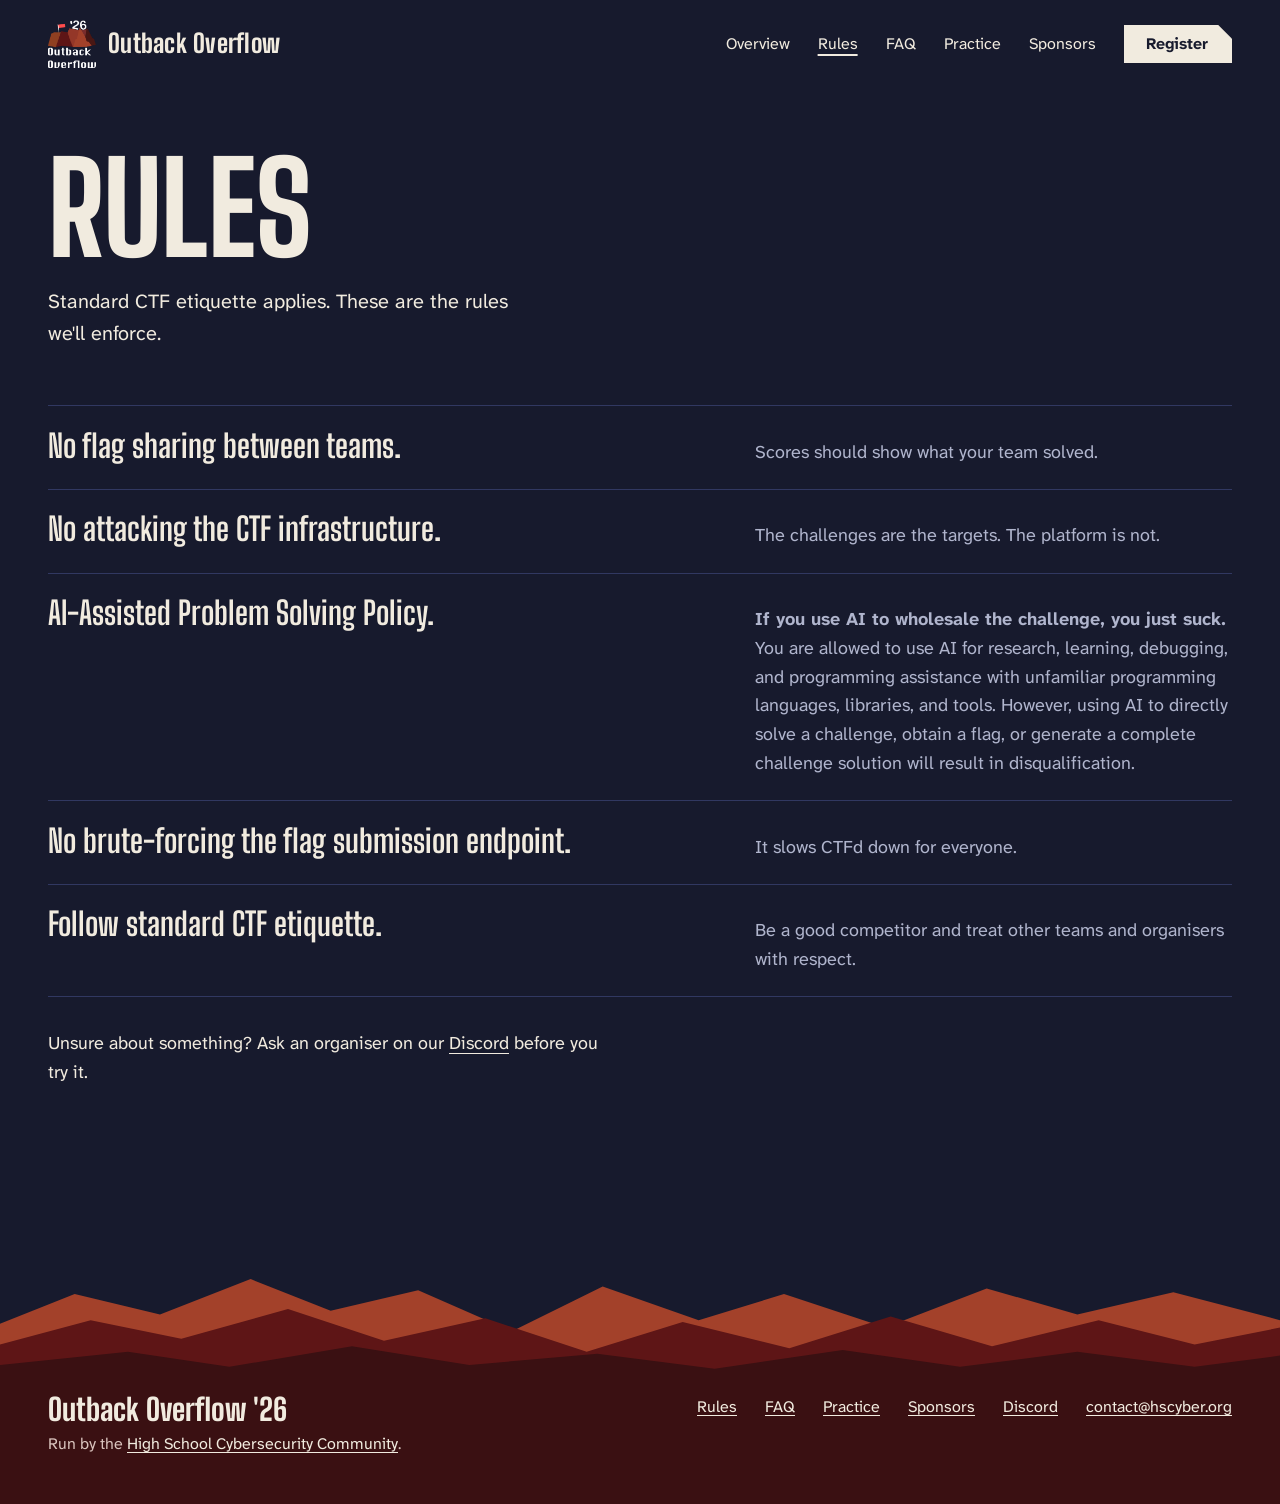
<file: rules.html>
<!DOCTYPE html>
<html lang="en-AU">
<head>
  <meta charset="utf-8">
  <meta name="viewport" content="width=device-width, initial-scale=1">
  <title>Rules | Outback Overflow '26</title>
  <meta name="description" content="The rules for Outback Overflow '26: no flag sharing, no attacking the infrastructure, no brute-forcing flag submissions.">
  <meta name="theme-color" content="#171a2d">
  <link rel="canonical" href="https://outbackoverflow26.hscyber.org/rules.html">
  
  <link rel="icon" href="/favicon.svg" type="image/svg+xml">
  <link rel="icon" href="/favicon.ico" sizes="32x32">
  <link rel="preload" href="/fonts/big-shoulders-display-latin-wght-normal.woff2" as="font" type="font/woff2" crossorigin>
  <link rel="preload" href="/fonts/atkinson-hyperlegible-next-latin-400-normal.woff2" as="font" type="font/woff2" crossorigin>
  <link rel="stylesheet" href="/styles.css">
  <meta property="og:site_name" content="Outback Overflow '26">
  <meta property="og:type" content="website">
  <meta property="og:title" content="Rules | Outback Overflow '26">
  <meta property="og:description" content="The rules for Outback Overflow '26: no flag sharing, no attacking the infrastructure, no brute-forcing flag submissions.">
  <meta property="og:url" content="https://outbackoverflow26.hscyber.org/rules.html">
  <meta property="og:image" content="https://outbackoverflow26.hscyber.org/media/og.png">
  <meta property="og:image:width" content="1200">
  <meta property="og:image:height" content="630">
  <meta property="og:image:alt" content="Outback Overflow '26 logo: a low-poly red rock with a red flag on top">
  <meta name="twitter:card" content="summary_large_image">
  <script src="main.js"></script>
</head>
<body>
  <a class="skip" href="#main">Skip to content</a>
  <header class="site-header">
    <div class="wrap">
      <a class="brand" href="/"><img src="/media/logo.png" alt="" width="715" height="711"><span>Outback Overflow</span></a>
      <nav class="nav" aria-label="Main">
        <a href="/">Overview</a>
        <a href="/rules.html" aria-current="page">Rules</a>
        <a href="/faq.html">FAQ</a>
        <a href="https://practice.hscyber.org/2026/">Practice</a>
        <a href="/sponsors.html">Sponsors</a>
        <a class="btn" href="javascript:void(0)" onclick='ToEvent()'>Register</a>
      </nav>
    </div>
  </header>

  <main id="main" class="wrap page">
    <h1>Rules</h1>
    <p class="lede">Standard CTF etiquette applies. These are the rules we'll enforce.</p>

    <ol class="rules body">
      <li><h2>No flag sharing between teams.</h2><p>Scores should show what your team solved.</p></li>
      <li><h2>No attacking the CTF infrastructure.</h2><p>The challenges are the targets. The platform is not.</p></li>
      <li><h2>AI-Assisted Problem Solving Policy.</h2><p><b>If you use AI to wholesale the challenge, you just suck.</b> You are allowed to use AI for research, learning, debugging, and programming assistance with unfamiliar programming languages, libraries, and tools. However, using AI to directly solve a challenge, obtain a flag, or generate a complete challenge solution will result in disqualification.</p></li>
      <li><h2>No brute-forcing the flag submission endpoint.</h2><p>It slows CTFd down for everyone.</p></li>
      <li><h2>Follow standard CTF etiquette.</h2><p>Be a good competitor and treat other teams and organisers with respect.</p></li>
    </ol>

    <p style="margin-top:2rem;max-width:36rem">Unsure about something? Ask an organiser on our <a href="https://hscyber.org/discord">Discord</a> before you try it.</p>
  </main>

  <div class="ground">
    <svg class="ridge" viewBox="0 0 1200 120" preserveAspectRatio="none" aria-hidden="true" focusable="false">
      <polygon fill="#a3412a" points="0,120 0,62 70,30 150,52 235,14 310,48 392,26 480,70 565,22 655,58 735,30 830,66 925,24 1010,52 1100,28 1200,58 1200,120"/>
      <polygon fill="#5e1516" points="0,120 0,84 85,58 170,78 270,46 360,80 455,56 550,92 640,60 740,88 835,54 930,86 1030,58 1120,84 1200,66 1200,120"/>
      <polygon fill="#3a1012" points="0,120 0,106 120,92 215,108 330,86 440,106 560,94 670,110 790,90 900,108 1010,92 1120,108 1200,96 1200,120"/>
    </svg>
    <footer class="site-footer">
      <div class="wrap">
        <div>
          <strong>Outback Overflow '26</strong>
          <p>Run by the <a href="https://hscyber.org/">High School Cybersecurity Community</a>.</p>
        </div>
        <ul>
          <li><a href="/rules.html">Rules</a></li>
          <li><a href="/faq.html">FAQ</a></li>
          <li><a href="https://practice.hscyber.org/2026/">Practice</a></li>
          <li><a href="/sponsors.html">Sponsors</a></li>
          <li><a href="https://hscyber.org/discord">Discord</a></li>
          <li><a href="mailto:contact@hscyber.org">contact@hscyber.org</a></li>
        </ul>
      </div>
    </footer>
  </div>
</body>
</html>
</file>
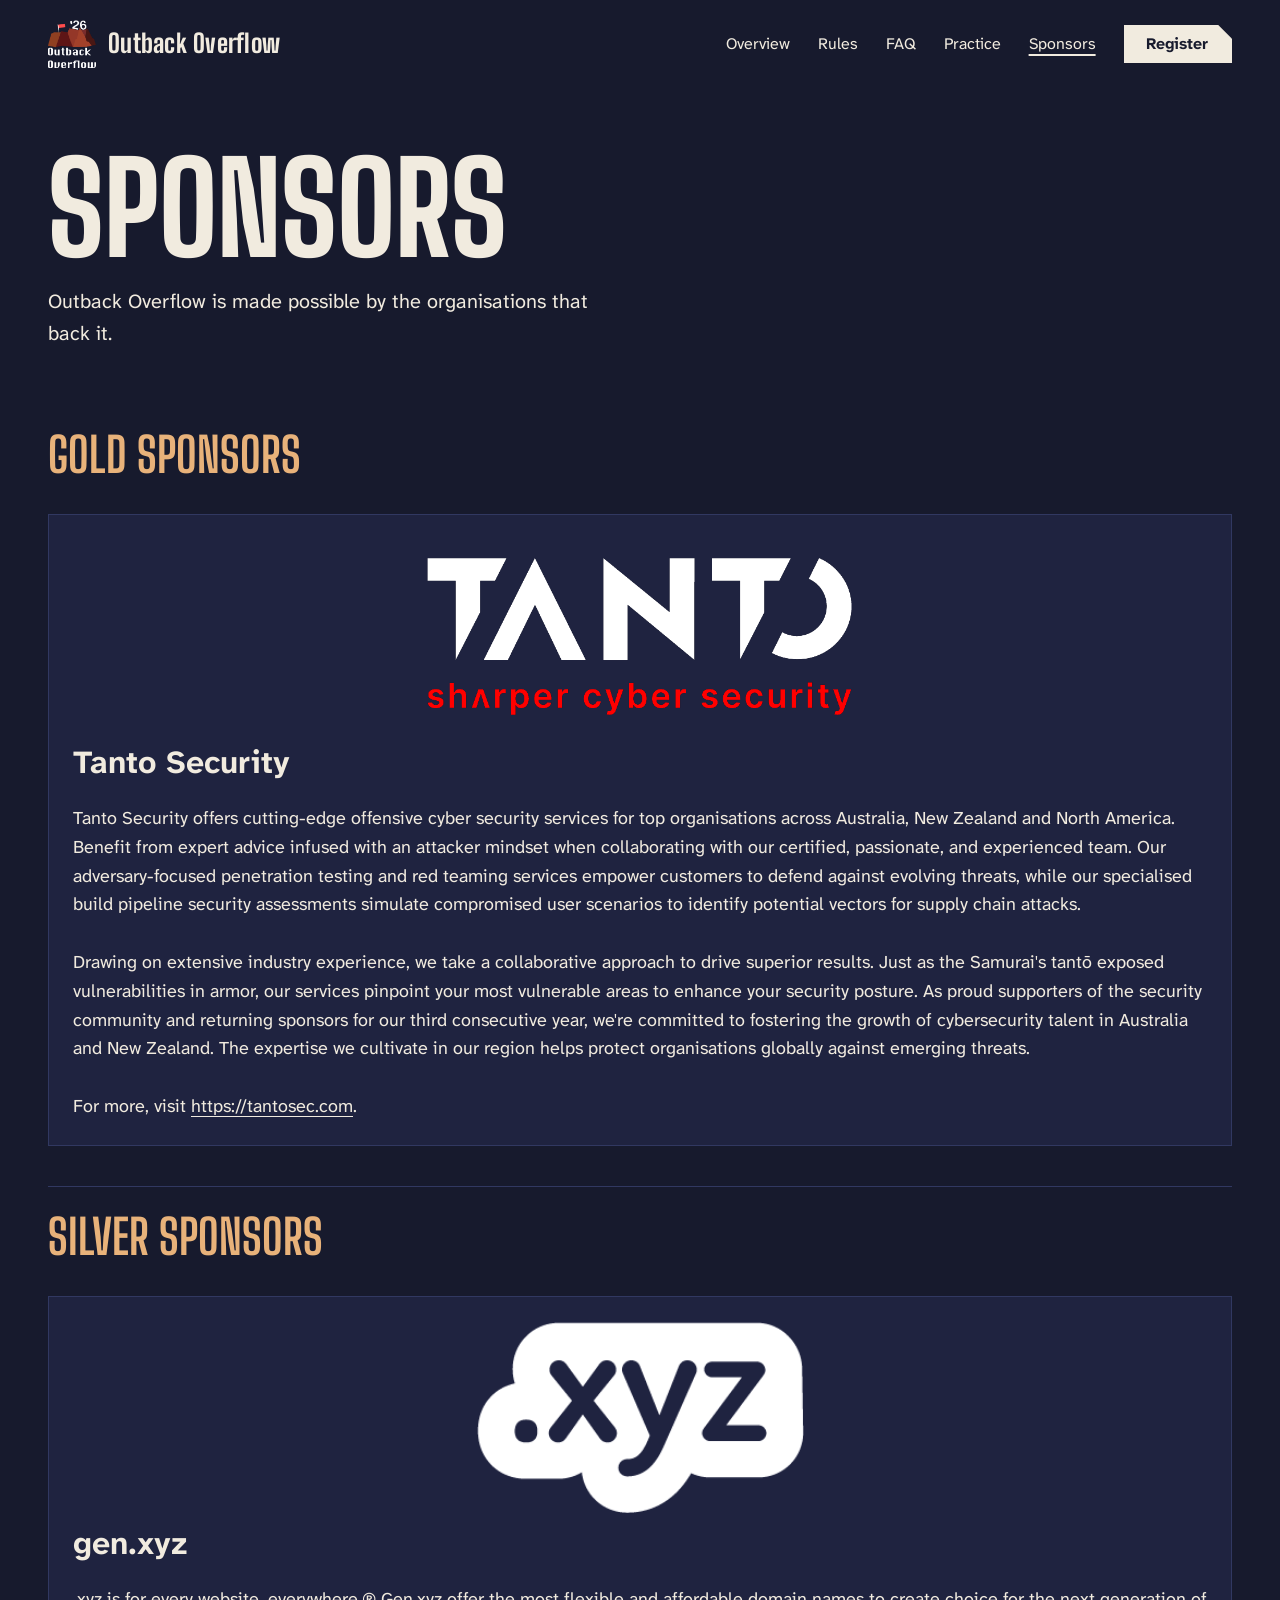
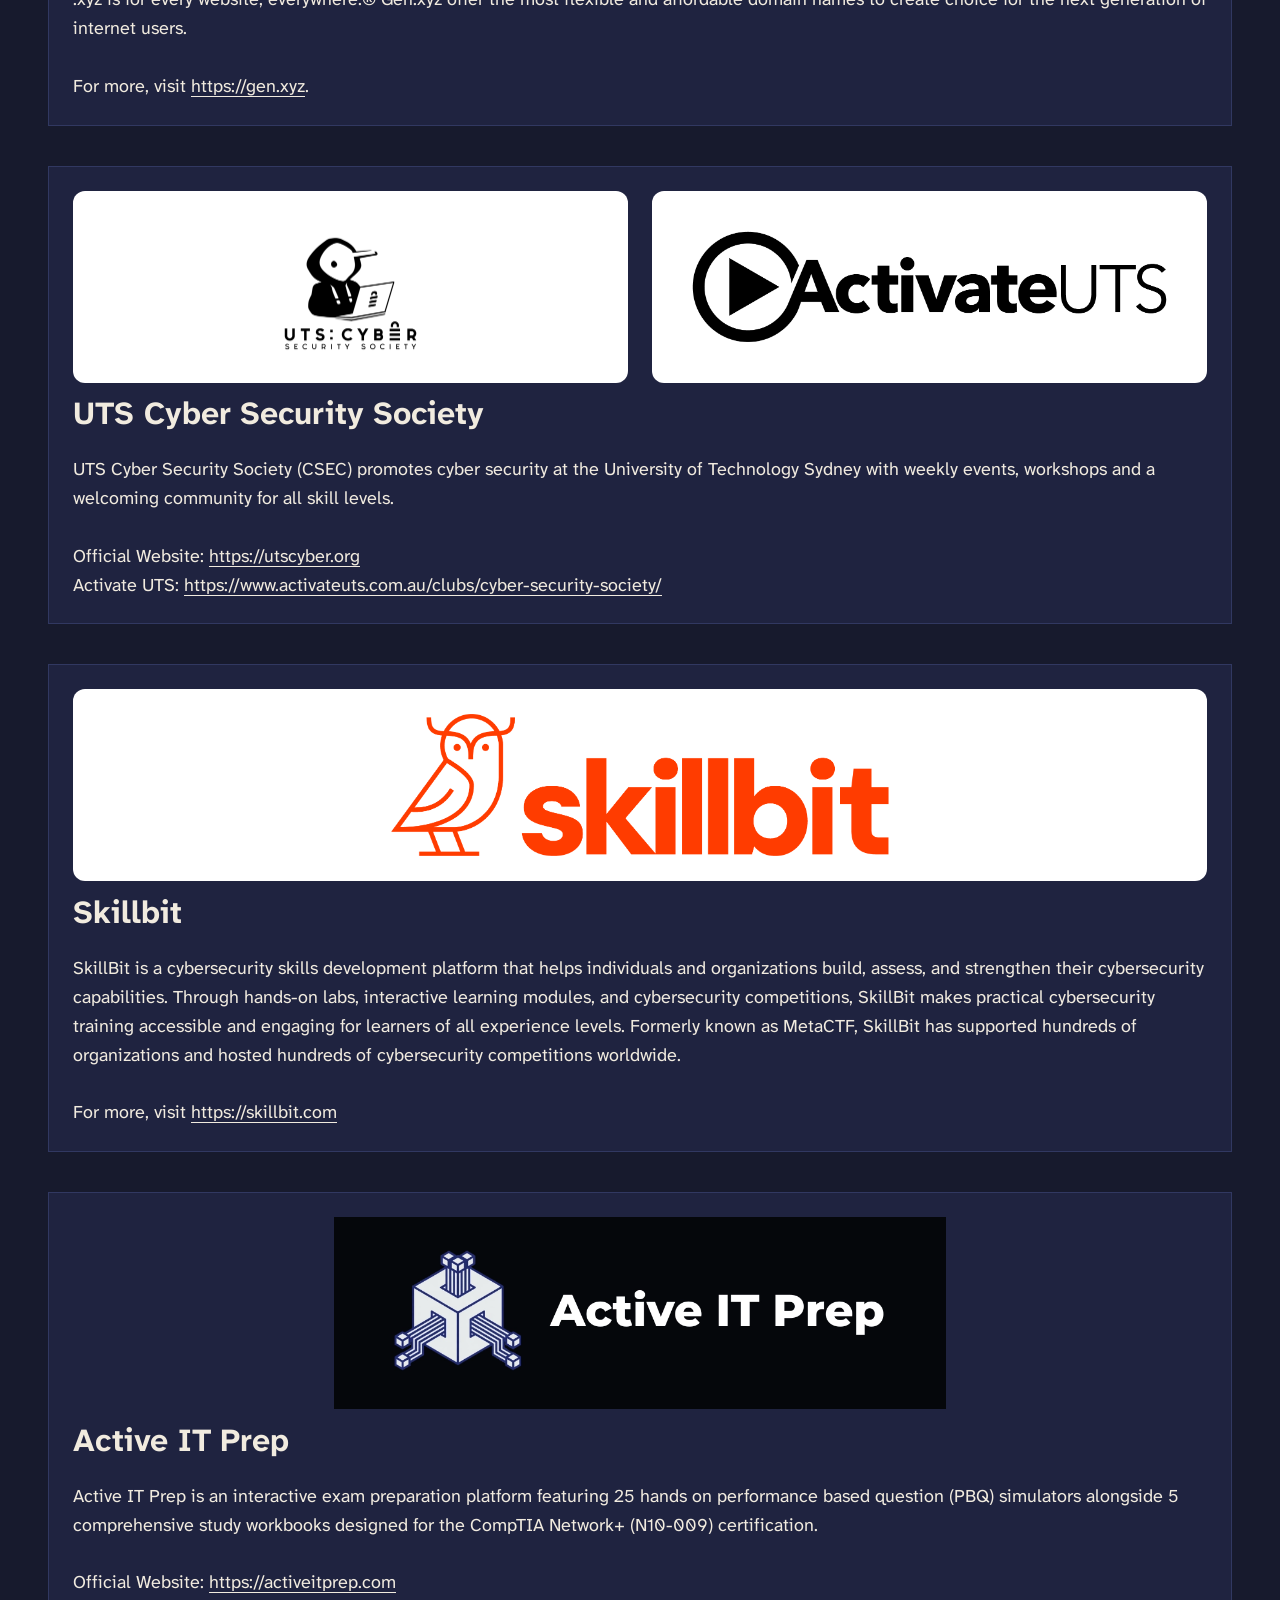
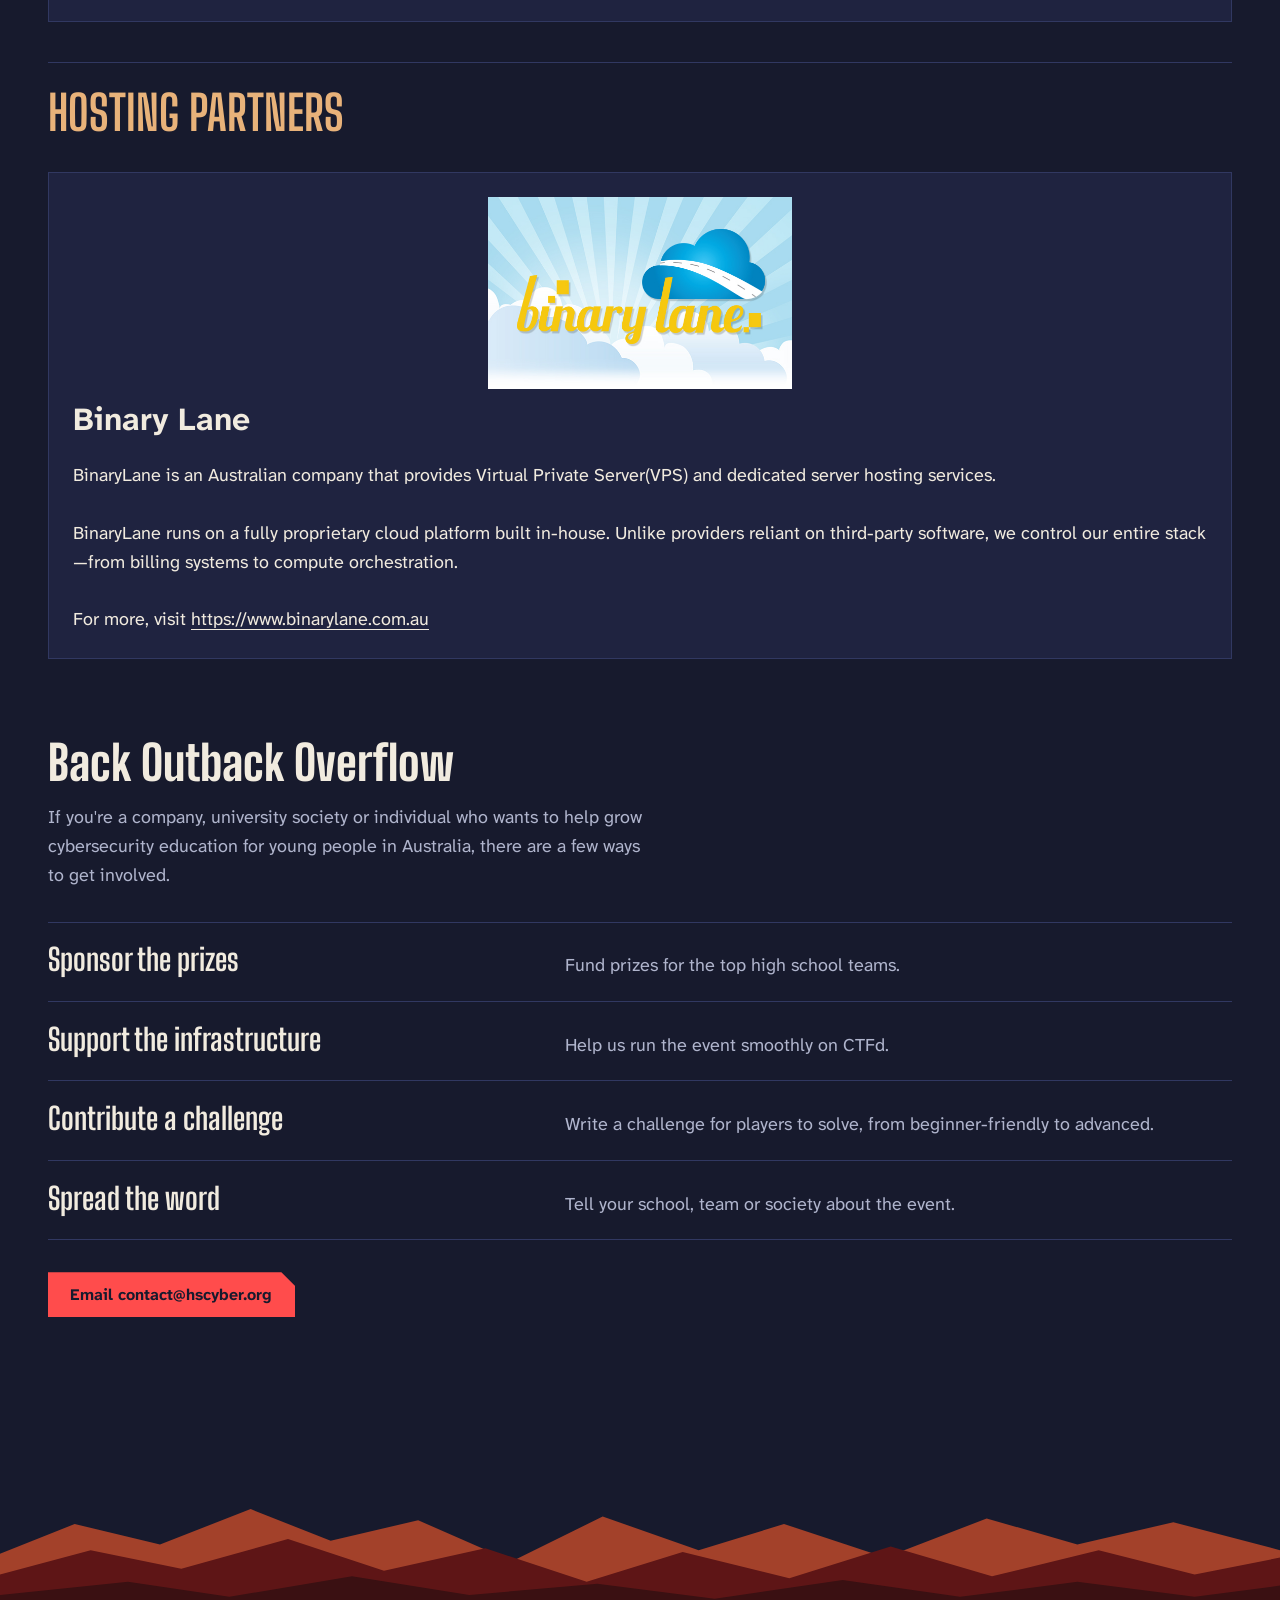
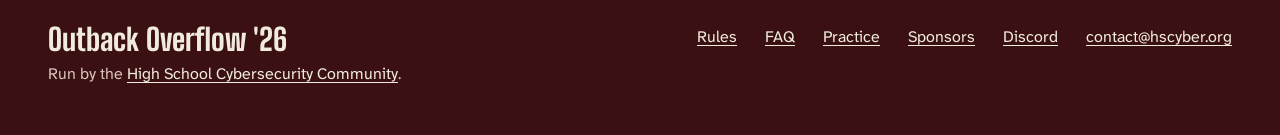
<file: sponsors.html>
<!DOCTYPE html>
<html lang="en-AU">
<head>
  <meta charset="utf-8">
  <meta name="viewport" content="width=device-width, initial-scale=1">
  <title>Sponsors | Outback Overflow '26</title>
  <meta name="description" content="Sponsor Outback Overflow '26, a free online CTF for Australian high schoolers. Back the prizes, infrastructure or challenges.">
  <meta name="theme-color" content="#171a2d">
  <link rel="canonical" href="https://outbackoverflow26.hscyber.org/sponsors.html">
  
  <link rel="icon" href="/favicon.svg" type="image/svg+xml">
  <link rel="icon" href="/favicon.ico" sizes="32x32">
  <link rel="preload" href="/fonts/big-shoulders-display-latin-wght-normal.woff2" as="font" type="font/woff2" crossorigin>
  <link rel="preload" href="/fonts/atkinson-hyperlegible-next-latin-400-normal.woff2" as="font" type="font/woff2" crossorigin>
  <link rel="stylesheet" href="/styles.css">
  <meta property="og:site_name" content="Outback Overflow '26">
  <meta property="og:type" content="website">
  <meta property="og:title" content="Sponsors | Outback Overflow '26">
  <meta property="og:description" content="Sponsor Outback Overflow '26, a free online CTF for Australian high schoolers. Back the prizes, infrastructure or challenges.">
  <meta property="og:url" content="https://outbackoverflow26.hscyber.org/sponsors.html">
  <meta property="og:image" content="https://outbackoverflow26.hscyber.org/media/og.png">
  <meta property="og:image:width" content="1200">
  <meta property="og:image:height" content="630">
  <meta property="og:image:alt" content="Outback Overflow '26 logo: a low-poly red rock with a red flag on top">
  <meta name="twitter:card" content="summary_large_image">
  <script src="./main.js"></script>
</head>
<body>
  <a class="skip" href="#main">Skip to content</a>
  <header class="site-header">
    <div class="wrap">
      <a class="brand" href="/"><img src="/media/logo.png" alt="" width="715" height="711"><span>Outback Overflow</span></a>
      <nav class="nav" aria-label="Main">
        <a href="/">Overview</a>
        <a href="/rules.html">Rules</a>
        <a href="/faq.html">FAQ</a>
        <a href="https://practice.hscyber.org/2026/">Practice</a>
        <a href="/sponsors.html" aria-current="page">Sponsors</a>
        <a class="btn" href="javascript:void(0)" onclick='ToEvent()'>Register</a>
      </nav>
    </div>
  </header>

  <main id="main" class="wrap page">
    <h1>Sponsors</h1>
    <p class="lede">Outback Overflow is made possible by the organisations that back it.</p>

    <section class="body" aria-labelledby="current">
      <div data-sponsors aria-live="polite"><p class="empty">Loading sponsors...</p></div>
    </section>

    <section class="body" aria-labelledby="back">
      <h2 id="back" style="font-size:clamp(2rem,1.4rem + 2vw,3rem);font-weight:800;line-height:1">Back Outback Overflow</h2>
      <p class="intro" style="margin-top:1rem;max-width:38rem;color:var(--dust)">If you're a company, university society or individual who wants to help grow cybersecurity education for young people in Australia, there are a few ways to get involved.</p>
      <ul class="ways" style="margin-top:2rem">
        <li><h3>Sponsor the prizes</h3><p>Fund prizes for the top high school teams.</p></li>
        <li><h3>Support the infrastructure</h3><p>Help us run the event smoothly on CTFd.</p></li>
        <li><h3>Contribute a challenge</h3><p>Write a challenge for players to solve, from beginner-friendly to advanced.</p></li>
        <li><h3>Spread the word</h3><p>Tell your school, team or society about the event.</p></li>
      </ul>
      <div class="actions"><a class="btn btn--flag" href="mailto:contact@hscyber.org?subject=Sponsoring%20Outback%20Overflow">Email contact@hscyber.org</a></div>
    </section>
  </main>

  <div class="ground">
    <svg class="ridge" viewBox="0 0 1200 120" preserveAspectRatio="none" aria-hidden="true" focusable="false">
      <polygon fill="#a3412a" points="0,120 0,62 70,30 150,52 235,14 310,48 392,26 480,70 565,22 655,58 735,30 830,66 925,24 1010,52 1100,28 1200,58 1200,120"/>
      <polygon fill="#5e1516" points="0,120 0,84 85,58 170,78 270,46 360,80 455,56 550,92 640,60 740,88 835,54 930,86 1030,58 1120,84 1200,66 1200,120"/>
      <polygon fill="#3a1012" points="0,120 0,106 120,92 215,108 330,86 440,106 560,94 670,110 790,90 900,108 1010,92 1120,108 1200,96 1200,120"/>
    </svg>
    <footer class="site-footer">
      <div class="wrap">
        <div>
          <strong>Outback Overflow '26</strong>
          <p>Run by the <a href="https://hscyber.org/">High School Cybersecurity Community</a>.</p>
        </div>
        <ul>
          <li><a href="/rules.html">Rules</a></li>
          <li><a href="/faq.html">FAQ</a></li>
          <li><a href="https://practice.hscyber.org/2026/">Practice</a></li>
          <li><a href="/sponsors.html">Sponsors</a></li>
          <li><a href="https://hscyber.org/discord">Discord</a></li>
          <li><a href="mailto:contact@hscyber.org">contact@hscyber.org</a></li>
        </ul>
      </div>
    </footer>
  </div>
</body>
</html>
</file>
<file: styles.css>
/* Outback Overflow '26
   Design notes
   - Dark only: the logo has white lettering on a transparent background.
   - The recurring motif is the buffer: 24 cells for 24 hours, then red cells that spill past the edge.
   - Red (--flag) means the flag and the overflow. Sand is for everything else that needs emphasis.
   - Cut corner on buttons and panels echoes the faceted rock in the logo. */

@font-face {
  font-family: "Big Shoulders Display";
  src: url("/fonts/big-shoulders-display-latin-wght-normal.woff2") format("woff2");
  font-weight: 100 900;
  font-display: swap;
}
@font-face {
  font-family: "Atkinson Hyperlegible Next";
  src: url("/fonts/atkinson-hyperlegible-next-latin-400-normal.woff2") format("woff2");
  font-weight: 400;
  font-display: swap;
}
@font-face {
  font-family: "Atkinson Hyperlegible Next";
  src: url("/fonts/atkinson-hyperlegible-next-latin-700-normal.woff2") format("woff2");
  font-weight: 700;
  font-display: swap;
}

:root {
  color-scheme: dark;

  --ink: #171a2d;
  --ink-2: #1f2340;
  --line: #313861;
  --chalk: #f1ebdf;
  --dust: #b0b5cd;
  --sand: #e8b27a;
  --rust: #a3412a;
  --rust-deep: #5e1516;
  --earth: #3a1012;
  --flag: #ff4c4c;
  --flag-hover: #ff7373;

  --display: "Big Shoulders Display", "Arial Narrow", Impact, sans-serif;
  --text: "Atkinson Hyperlegible Next", system-ui, sans-serif;
  --mono: ui-monospace, "SF Mono", Menlo, Consolas, monospace;

  --gutter: clamp(1.25rem, 5vw, 3rem);
  --wrap: 74rem;
  --cut: 14px;
}

*, *::before, *::after { box-sizing: border-box; }
html { -webkit-text-size-adjust: 100%; }

body {
  margin: 0;
  background: var(--ink);
  color: var(--chalk);
  font: 400 1.125rem/1.6 var(--text);
  overflow-x: clip;
}

img, svg { display: block; max-width: 100%; }
img { height: auto; }

h1, h2, h3 { font-family: var(--display); margin: 0; text-wrap: balance; }
p { margin: 0; text-wrap: pretty; }
a { color: inherit; text-decoration-thickness: 0.08em; text-underline-offset: 0.2em; }
a:hover { text-decoration-thickness: 0.14em; }
code, .mono { font-family: var(--mono); font-size: 0.92em; background: var(--ink-2); padding: 0.1em 0.4em; }

:focus-visible { outline: 3px solid var(--chalk); outline-offset: 3px; }

.wrap { width: min(var(--wrap), 100% - 2 * var(--gutter)); margin-inline: auto; }

.skip { position: absolute; left: var(--gutter); top: -4rem; background: var(--chalk); color: var(--ink); padding: 0.6rem 1rem; z-index: 10; }
.skip:focus { top: 0.75rem; }

/* ---------- Buttons ---------- */

.btn {
  display: inline-block;
  padding: 0.8rem 1.5rem 0.8rem 1.4rem;
  font: 700 1rem/1.2 var(--text);
  text-decoration: none;
  color: var(--ink);
  background: var(--chalk);
  clip-path: polygon(0 0, calc(100% - var(--cut)) 0, 100% var(--cut), 100% 100%, 0 100%);
  transition: background-color 0.15s;
}
.btn:hover { background: #fff; }
.btn:focus-visible { clip-path: none; }
.btn--flag { background: var(--flag); }
.btn--flag:hover { background: var(--flag-hover); }
.btn--quiet { background: var(--line); color: var(--chalk); }
.btn--quiet:hover { background: #3d4678; }

.actions { display: flex; flex-wrap: wrap; gap: 0.75rem; margin-top: 2rem; }
.register-in-person { align-self: center; color: var(--sand); font-size: 0.85rem; line-height: 1.25; }

/* ---------- Header ---------- */

.site-header { padding-block: 1.25rem; }
.site-header .wrap { display: flex; align-items: center; justify-content: space-between; gap: 1rem 2rem; flex-wrap: wrap; }
.brand { display: flex; align-items: center; gap: 0.75rem; text-decoration: none; font: 800 1.6rem/1 var(--display); letter-spacing: 0.01em; }
.brand img { width: 3rem; }
.nav { display: flex; align-items: center; gap: 0.5rem 1.75rem; flex-wrap: wrap; font-size: 1rem; }
.nav a:not(.btn) { text-decoration: none; padding-block: 0.3rem; }
.nav a:not(.btn):hover,
.nav a[aria-current="page"] { text-decoration: underline; text-decoration-thickness: 0.12em; text-underline-offset: 0.3em; }
.nav .btn { padding-block: 0.6rem; }

/* ---------- Hero ---------- */

.hero {
  display: grid;
  grid-template-columns: minmax(0, 23rem) minmax(0, 1fr);
  gap: clamp(1.5rem, 5vw, 4.5rem);
  align-items: center;
  padding-block: clamp(1.5rem, 4vw, 3.5rem) clamp(2.5rem, 5vw, 4rem);
}
.hero h1 { margin: 0; }
.hero h1 img { width: 100%; }

.display {
  font: 800 clamp(2rem, 0.9rem + 3.2vw, 4rem) / 0.95 var(--display);
  text-transform: uppercase;
  letter-spacing: 0.005em;
  text-wrap: balance;
}
.hero .lede { margin-top: 1.5rem; max-width: 36rem; font-size: 1.25rem; }
.hero .note { margin-top: 1.25rem; color: var(--dust); font-size: 1rem; }

/* ---------- The buffer ---------- */

.clock { padding-bottom: clamp(3rem, 6vw, 5rem); overflow-x: clip; }
.clock-head { display: flex; flex-wrap: wrap; justify-content: space-between; align-items: baseline; gap: 0.25rem 2rem; margin-bottom: 1.1rem; }
.status { font-size: 1.2rem; display: flex; flex-wrap: wrap; align-items: baseline; gap: 0 0.45rem; }
.status .num { font: 800 clamp(2.4rem, 1.6rem + 2.4vw, 3.6rem)/1 var(--display); color: var(--sand); font-variant-numeric: tabular-nums; }
.status .num + .unit { margin-right: 0.6rem; }
.status .rest { margin-left: 0.2rem; }
.clock-head .when { color: var(--dust); font-size: 1rem; }

.buffer {
  display: grid;
  grid-template-columns: repeat(32, 1fr);
  gap: 4px;
  width: calc(100% * 32 / 29);
}
.buffer i { display: block; height: clamp(2.2rem, 4.5vw, 3.6rem); background: rgba(232, 178, 122, 0.3); }
.buffer .c { animation: scan 0.55s ease-out both; animation-delay: calc(var(--i) * 32ms + 0.2s); }
.buffer .o {
  background: var(--flag);
  opacity: calc(0.95 - var(--k) * 0.115);
  animation: spill 0.4s ease-out both;
  animation-delay: calc(24 * 32ms + 0.3s + var(--k) * 40ms);
}
.buffer .c.on { background: var(--sand); }
.buffer .c.now { background: var(--chalk); }

@keyframes scan { 0% { background: var(--sand); } }
@keyframes spill { from { transform: translateX(-12px); opacity: 0; } }

.ticks { position: relative; height: 3.2rem; margin-top: 0.4rem; font-size: 0.95rem; color: var(--dust); }
.ticks span { position: absolute; top: 0; padding: 0.35rem 0 0 0.5rem; border-left: 1px solid var(--dust); line-height: 1.25; left: calc(var(--t) * 100% / 29); white-space: nowrap; }
.ticks span { font: 600 1.2rem/1.2 var(--display); letter-spacing: 0.02em; }

/* ---------- Sections ---------- */

.section { padding-block: clamp(2.5rem, 6vw, 5rem); }
.section h2 { font-size: clamp(2.6rem, 1.4rem + 3.4vw, 4.5rem); font-weight: 800; line-height: 0.95; }
.section .intro { margin-top: 1.25rem; max-width: 34rem; color: var(--dust); }

.split { display: grid; grid-template-columns: minmax(0, 4fr) minmax(0, 8fr); gap: clamp(1.5rem, 5vw, 5rem); align-items: start; }

/* spec sheet */
.spec { margin: 0; }
.spec > div { display: grid; grid-template-columns: minmax(0, 11rem) minmax(0, 1fr); gap: 0.25rem 2rem; padding-block: 1.2rem; border-top: 1px solid var(--line); }
.spec > div:last-child { border-bottom: 1px solid var(--line); }
.spec dt { font: 700 2rem/1.1 var(--display); color: var(--sand); }
.spec dd { margin: 0; max-width: 38rem; }
.spec dd strong { font-weight: 700; }

/* steps (a real sequence, so numbered) */
.steps { list-style: none; margin: 0; padding: 0; counter-reset: s; }
.steps li { counter-increment: s; display: grid; grid-template-columns: 4.5rem minmax(0, 1fr); gap: 0 1rem; padding-block: 1.4rem; border-top: 1px solid var(--line); }
.steps li:last-child { border-bottom: 1px solid var(--line); }
.steps li::before { content: counter(s); font: 800 3.4rem/0.9 var(--display); color: var(--flag); grid-row: span 2; }
.steps h3 { font-size: 1.9rem; line-height: 1.1; font-weight: 700; }
.steps p { margin-top: 0.35rem; color: var(--dust); max-width: 36rem; }

/* categories */
.cats { list-style: none; margin: 0; padding: 0; display: grid; grid-template-columns: repeat(2, minmax(0, 1fr)); gap: 0 clamp(1.5rem, 4vw, 3.5rem); }
.cats li { padding-block: 1.1rem; border-top: 1px solid var(--line); }
.cats h3 { font-size: 1.9rem; font-weight: 700; line-height: 1.1; }
.cats p { margin-top: 0.25rem; color: var(--dust); }
.cats-note { margin-top: 1.5rem; max-width: 40rem; }

/* prizes */
.prizes { list-style: none; margin: 0; padding: 0; }
.prizes > li { padding: 2.25rem; border: 1px solid var(--line); background: var(--ink-2); }
.prizes h3 { color: var(--sand); font-size: 2.6rem; line-height: 1.1; font-weight: 700; }
.prizes ul { margin: 1.25rem 0 0; padding-left: 1.75rem; color: var(--dust); font-size: 1.25rem; }
.prizes ul ul { margin: 0.35rem 0 0; padding-left: 1.25rem; }
.prizes ul li + li { margin-top: 0.5rem; }
.prizes ul strong { color: var(--chalk); }
.prize-rank { display: inline-block; min-width: 4.2rem; font-size: 1.4em; }
.prize-rank--1 { color: #f2c14e !important; }
.prize-rank--2 { color: #c7d0dc !important; }
.prize-rank--3 { color: #cd7f32 !important; }
.prize-rank--4,
.prize-rank--5 { color: var(--dust) !important; }
.prize-summary { margin: 0; padding-left: 1.5rem; color: var(--dust); }
.prize-summary li + li { margin-top: 0.45rem; }
.prize-summary .prize-rank { font-size: 1.1em; }
.prize-summary-items { list-style: none; margin: 0.35rem 0 0; padding: 0; }
.prize-summary-items li + li { margin-top: 0.2rem; }
.prize-summary-link { display: inline-block; margin-top: 1rem; color: var(--chalk); }

/* time zones */
.tz { width: 100%; border-collapse: collapse; font-variant-numeric: tabular-nums; }
.tz caption { text-align: left; color: var(--dust); padding-bottom: 0.75rem; }
.tz th, .tz td { text-align: left; padding: 0.7rem 1rem 0.7rem 0; border-top: 1px solid var(--line); font-weight: 400; vertical-align: baseline; }
.tz thead th { font-weight: 700; border-top: 0; color: var(--chalk); }
.tz td { font: 600 1.35rem/1.3 var(--display); letter-spacing: 0.02em; }
.tz tbody th { font-weight: 400; }
.tz tr.local th, .tz tr.local td { color: var(--sand); font-weight: 700; }
.tz tr.local[hidden] { display: none; }
.tz tbody tr:last-child th, .tz tbody tr:last-child td { border-bottom: 1px solid var(--line); }

/* registration panel */
.panel {
  background: var(--rust-deep);
  padding: clamp(1.75rem, 4vw, 3.5rem);
  clip-path: polygon(0 0, calc(100% - 56px) 0, 100% 56px, 100% 100%, 0 100%);
}
.panel h2 { font-size: clamp(2.4rem, 1.4rem + 3vw, 4rem); font-weight: 800; line-height: 0.95; }
.panel p { margin-top: 1rem; max-width: 36rem; }

/* sponsors */
.empty { border: 1px dashed var(--line); padding: 1.5rem; max-width: 40rem; color: var(--dust); margin-top: 1.5rem; }
.sponsor-tier { padding-block: 1.5rem; }
.sponsor-tier + .sponsor-tier { margin-top: 1rem; border-top: 1px solid var(--line); }
.sponsor-tier h3 { color: var(--sand); font: 700 3rem/1.1 var(--display); text-transform: uppercase; }
.sponsors { display: flex; flex-wrap: wrap; gap: 2.5rem 4rem; align-items: center; list-style: none; margin: 2rem 0 0; padding: 0; }
.sponsors li { display: block; min-width: 12rem; width: 100%; padding: 1.5rem; border: 1px solid var(--line); background: var(--ink-2); }
.sponsors a { display: grid; gap: 0.35rem; justify-items: start; text-decoration: none; }
.sponsor-logos { display: flex; align-items: center; gap: 1.5rem; width: 100%; min-width: 0; }
.sponsor-logos a { display: block; flex: 1 1 0; min-width: 0; }
.sponsors img { max-width: 100%; max-height: 12rem; width: auto; height: auto; object-fit: contain; }
.sponsor-logos img { width: 100%; }
.sponsor-logo--white { padding: 0.75rem; background: #fff; border-radius: 0.75rem; }
.sponsors .sponsor-name { color: var(--chalk); font-size: 2rem; font-weight: bolder; }
.sponsors p { margin-top: 1rem; color: var(--chalk); }
.sponsors p a { display: inline-block; text-decoration: underline;}

/* ---------- Sub pages ---------- */

.page { padding-block: clamp(1.5rem, 5vw, 4rem) clamp(3rem, 7vw, 6rem); }
.page h1 { font: 800 clamp(3.6rem, 1.5rem + 8vw, 8rem)/0.9 var(--display); text-transform: uppercase; }
.page .lede { margin-top: 1.25rem; max-width: 36rem; font-size: 1.25rem; }
.page .body { margin-top: clamp(2rem, 5vw, 3.5rem); }

.rules { list-style: none; margin: 0; padding: 0; }
.rules li { padding-block: 1.4rem; border-top: 1px solid var(--line); display: grid; grid-template-columns: minmax(0, 7fr) minmax(0, 5fr); gap: 0.25rem 2.5rem; align-items: baseline; }
.rules li:last-child { border-bottom: 1px solid var(--line); }
.rules h2 { font: 700 2rem/1.1 var(--display); }
.rules p { color: var(--dust); }

.faq details { border-top: 1px solid var(--line); }
.faq details:last-child { border-bottom: 1px solid var(--line); }
.faq summary {
  list-style: none; cursor: pointer; display: flex; justify-content: space-between; align-items: baseline; gap: 1.5rem;
  padding-block: 1.2rem; font: 700 1.9rem/1.15 var(--display);
}
.faq summary::-webkit-details-marker { display: none; }
.faq summary::after { content: "+"; font: 400 2rem/1 var(--text); color: var(--sand); flex: none; }
.faq details[open] summary::after { content: "\2212"; }
.faq summary:hover { color: var(--sand); }
.faq .answer { padding: 0 0 1.5rem; max-width: 40rem; color: var(--dust); }
.faq .answer p + p { margin-top: 0.75rem; }
.faq .answer a { color: var(--chalk); }

.ways { list-style: none; margin: 0; padding: 0; }
.ways li { padding-block: 1.3rem; border-top: 1px solid var(--line); display: grid; grid-template-columns: minmax(0, 5fr) minmax(0, 7fr); gap: 0.25rem 2.5rem; align-items: baseline; }
.ways li:last-child { border-bottom: 1px solid var(--line); }
.ways h3 { font: 700 1.9rem/1.1 var(--display); }
.ways p { color: var(--dust); }

/* ---------- Footer with ridge ---------- */

.ground { margin-top: clamp(3rem, 7vw, 6rem); }
.ridge { width: 100%; height: clamp(3.5rem, 9vw, 7rem); display: block; }
.site-footer { background: var(--earth); padding-block: 1rem 3rem; font-size: 1rem; color: #d9c3bd; }
.site-footer .wrap { display: flex; flex-wrap: wrap; justify-content: space-between; gap: 1.5rem 3rem; }
.site-footer strong { display: block; color: var(--chalk); font: 800 1.9rem/1 var(--display); margin-bottom: 0.4rem; }
.site-footer ul { list-style: none; margin: 0; padding: 0; display: flex; flex-wrap: wrap; gap: 0.5rem 1.75rem; }
.site-footer a { color: var(--chalk); }

/* ---------- Responsive ---------- */

@media (max-width: 62rem) {
  .hero { grid-template-columns: minmax(0, 15rem) minmax(0, 1fr); }
  .split { grid-template-columns: 1fr; }
}
@media (max-width: 46rem) {
  .hero { grid-template-columns: 1fr; }
  .hero h1 { max-width: 15rem; }
  .cats { grid-template-columns: 1fr; }
  .prizes { grid-template-columns: 1fr; }
  .spec > div, .rules li, .ways li { grid-template-columns: 1fr; }
  .steps li { grid-template-columns: 3.25rem minmax(0, 1fr); }
  .steps li::before { font-size: 2.6rem; }
  .brand span { display: none; }
  .ticks span:nth-child(even) { display: none; }
  .buffer { gap: 2px; }
}

@media (prefers-reduced-motion: reduce) {
  .buffer .c, .buffer .o { animation: none; }
  * { transition: none !important; }
}
</file>
